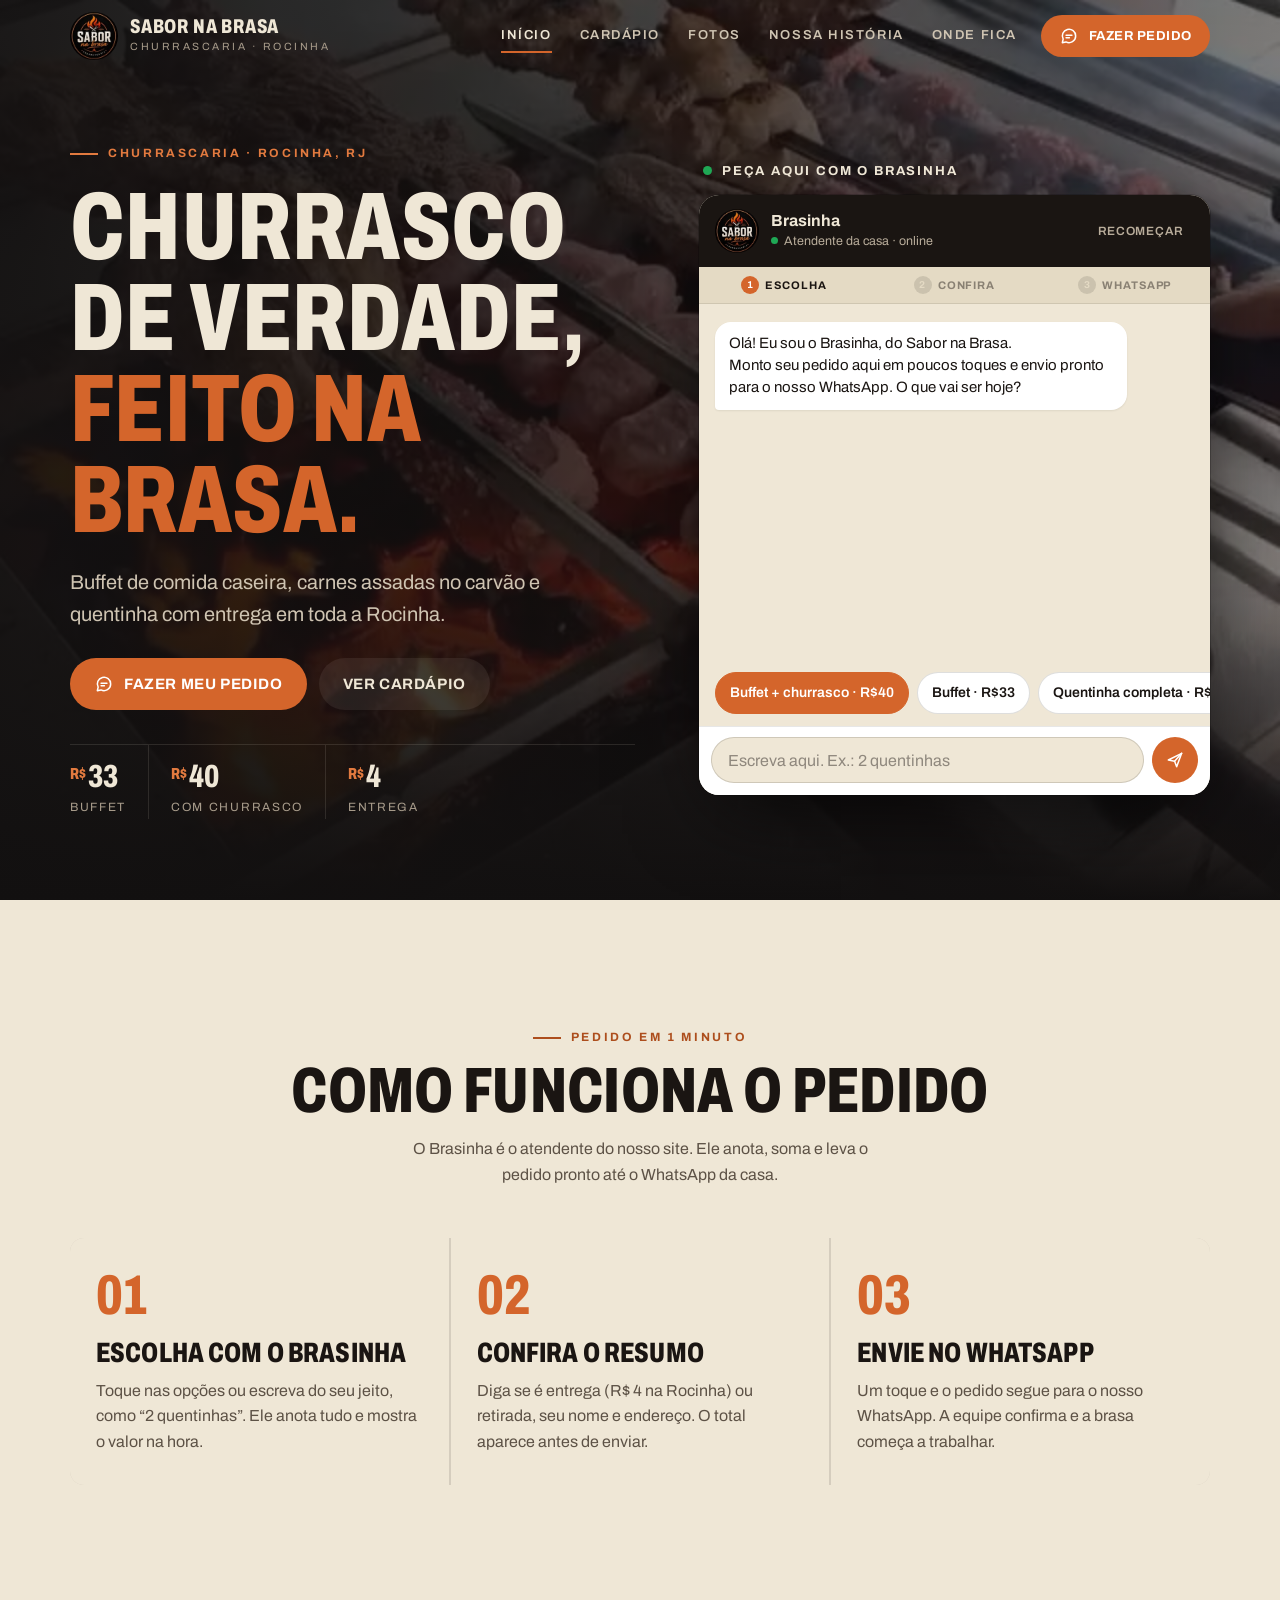
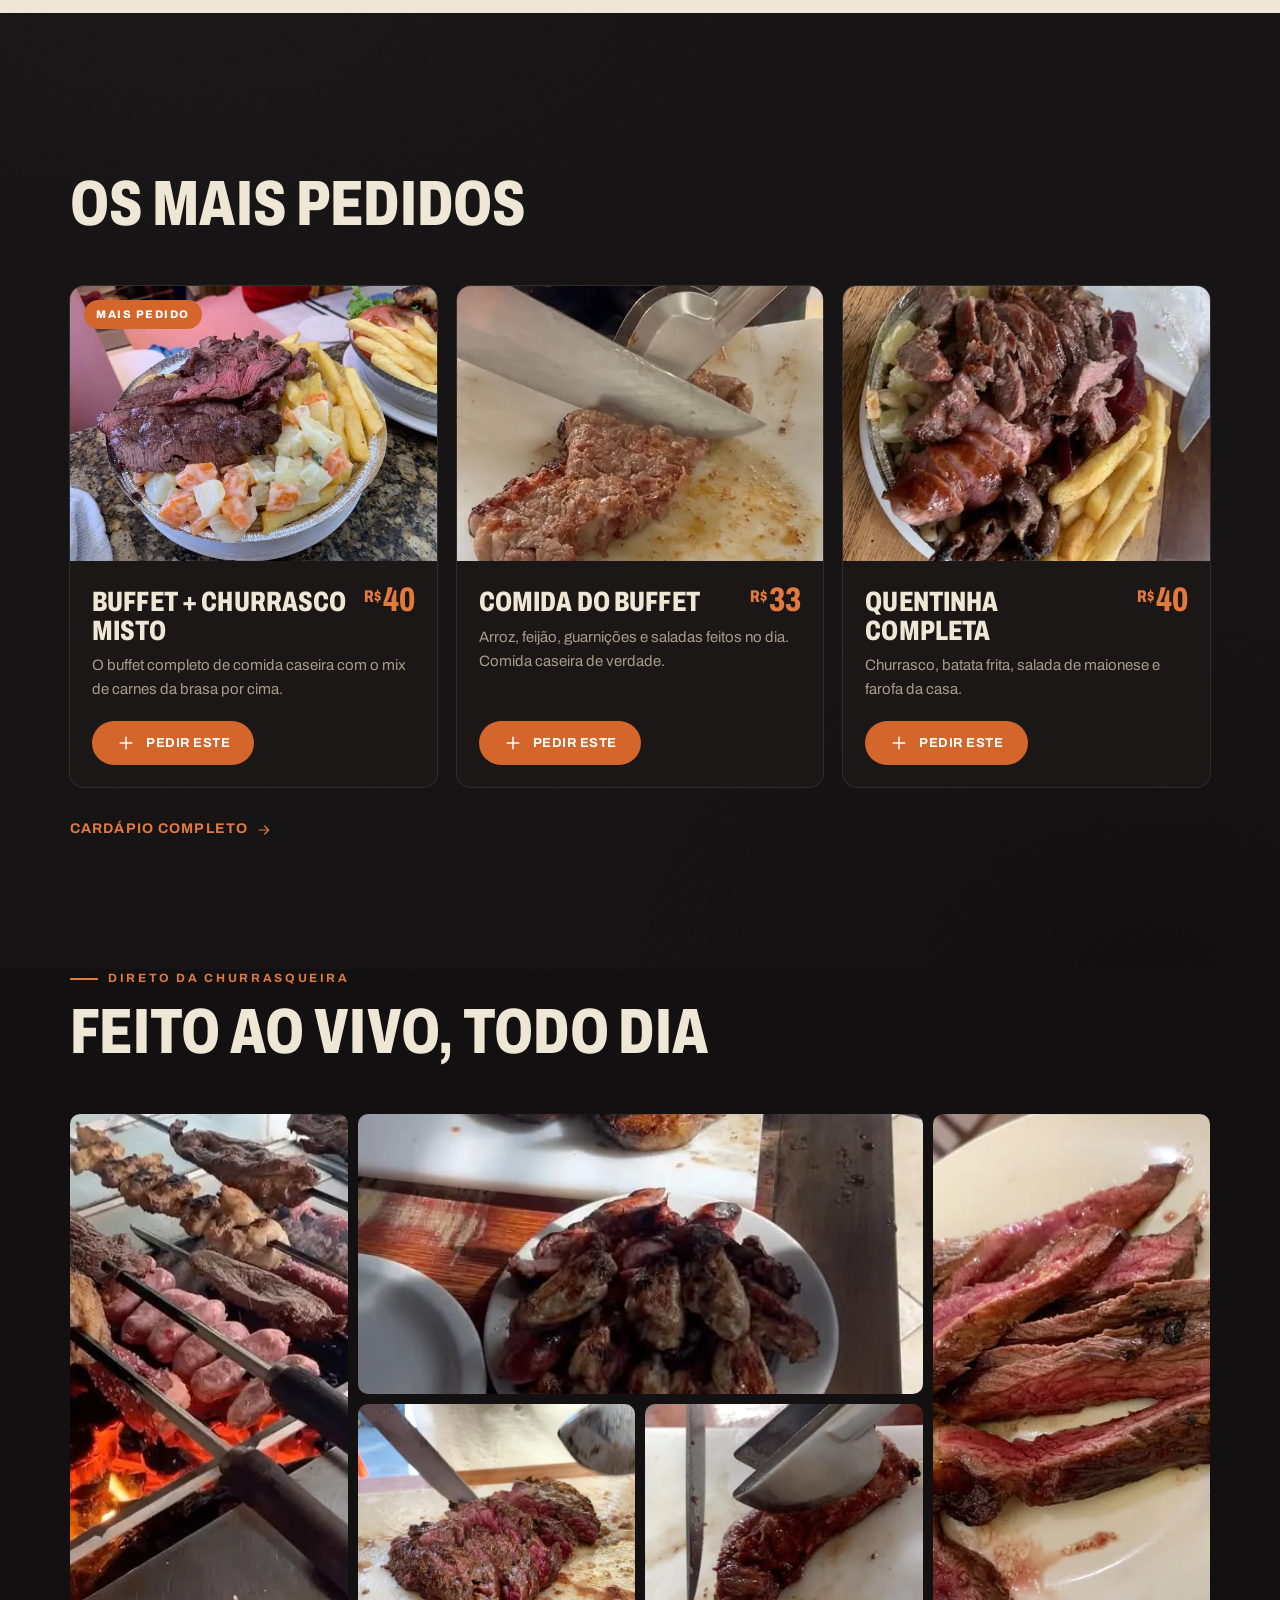
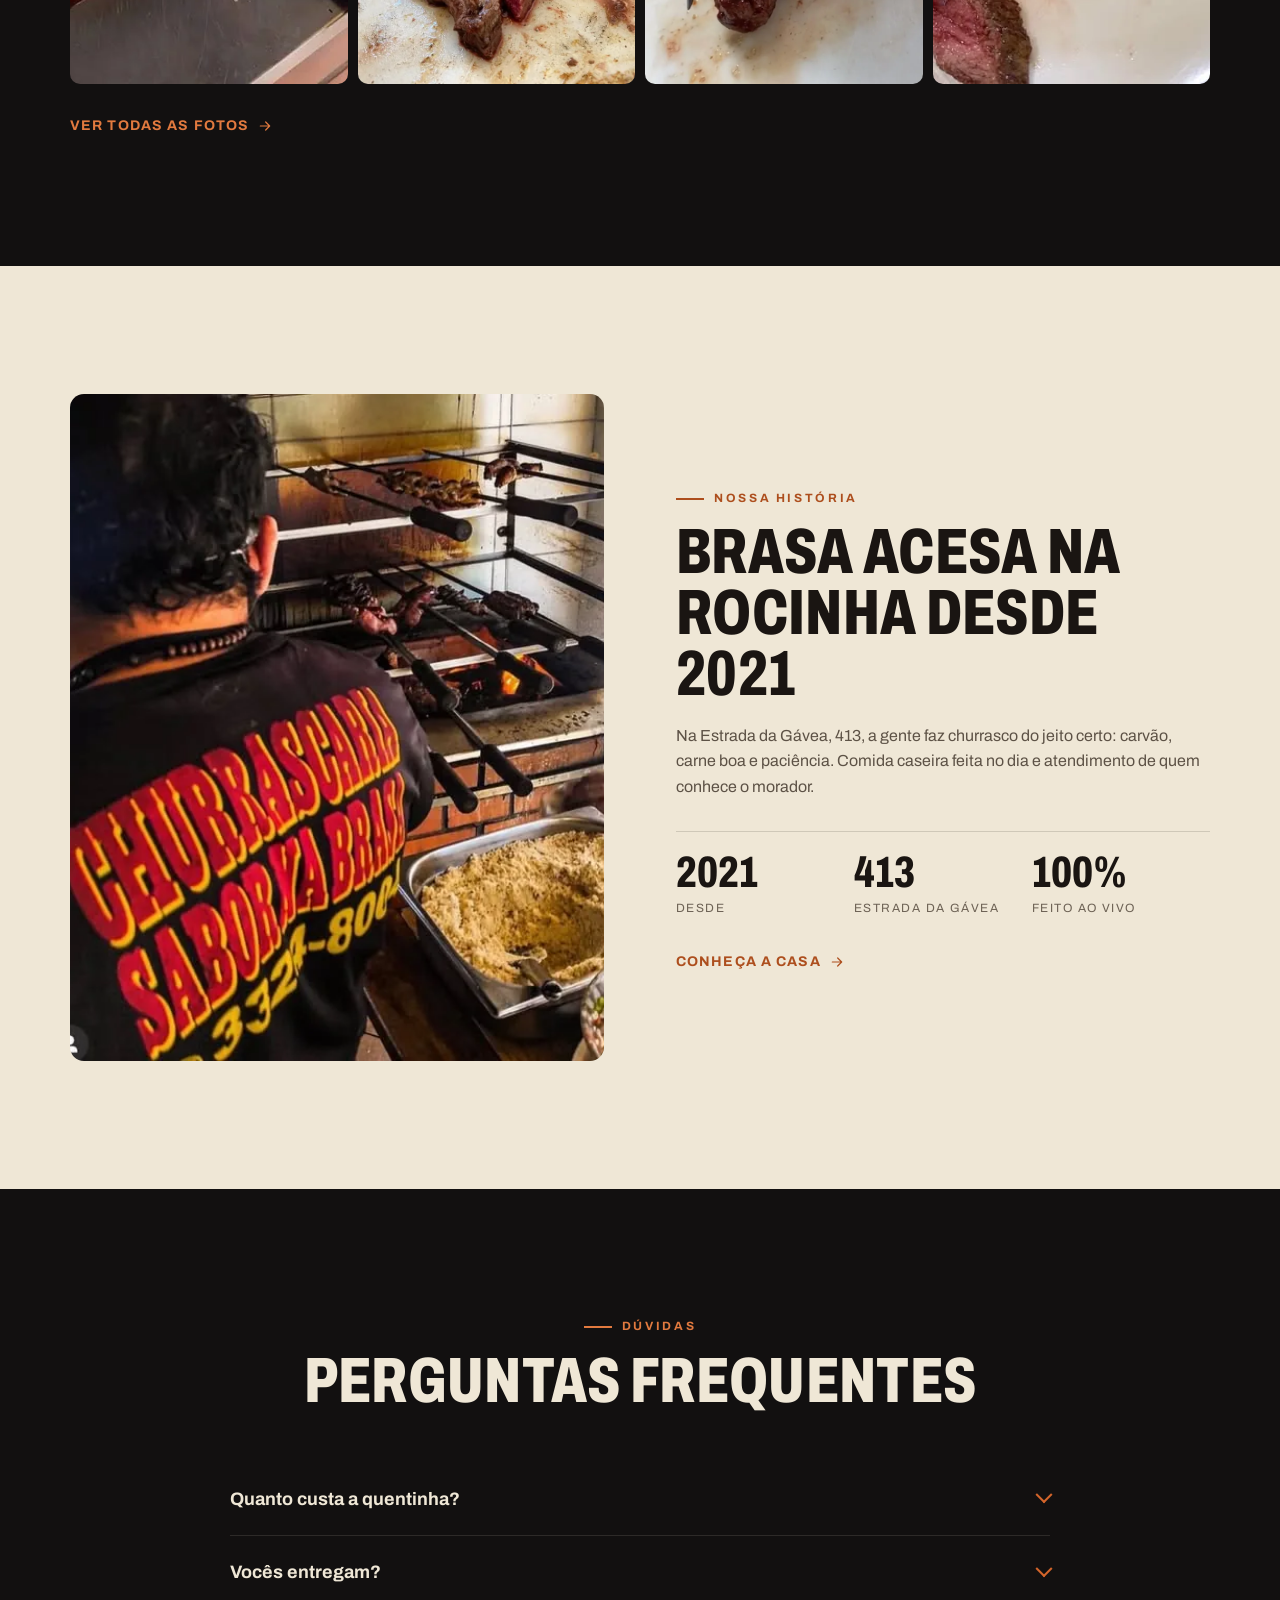
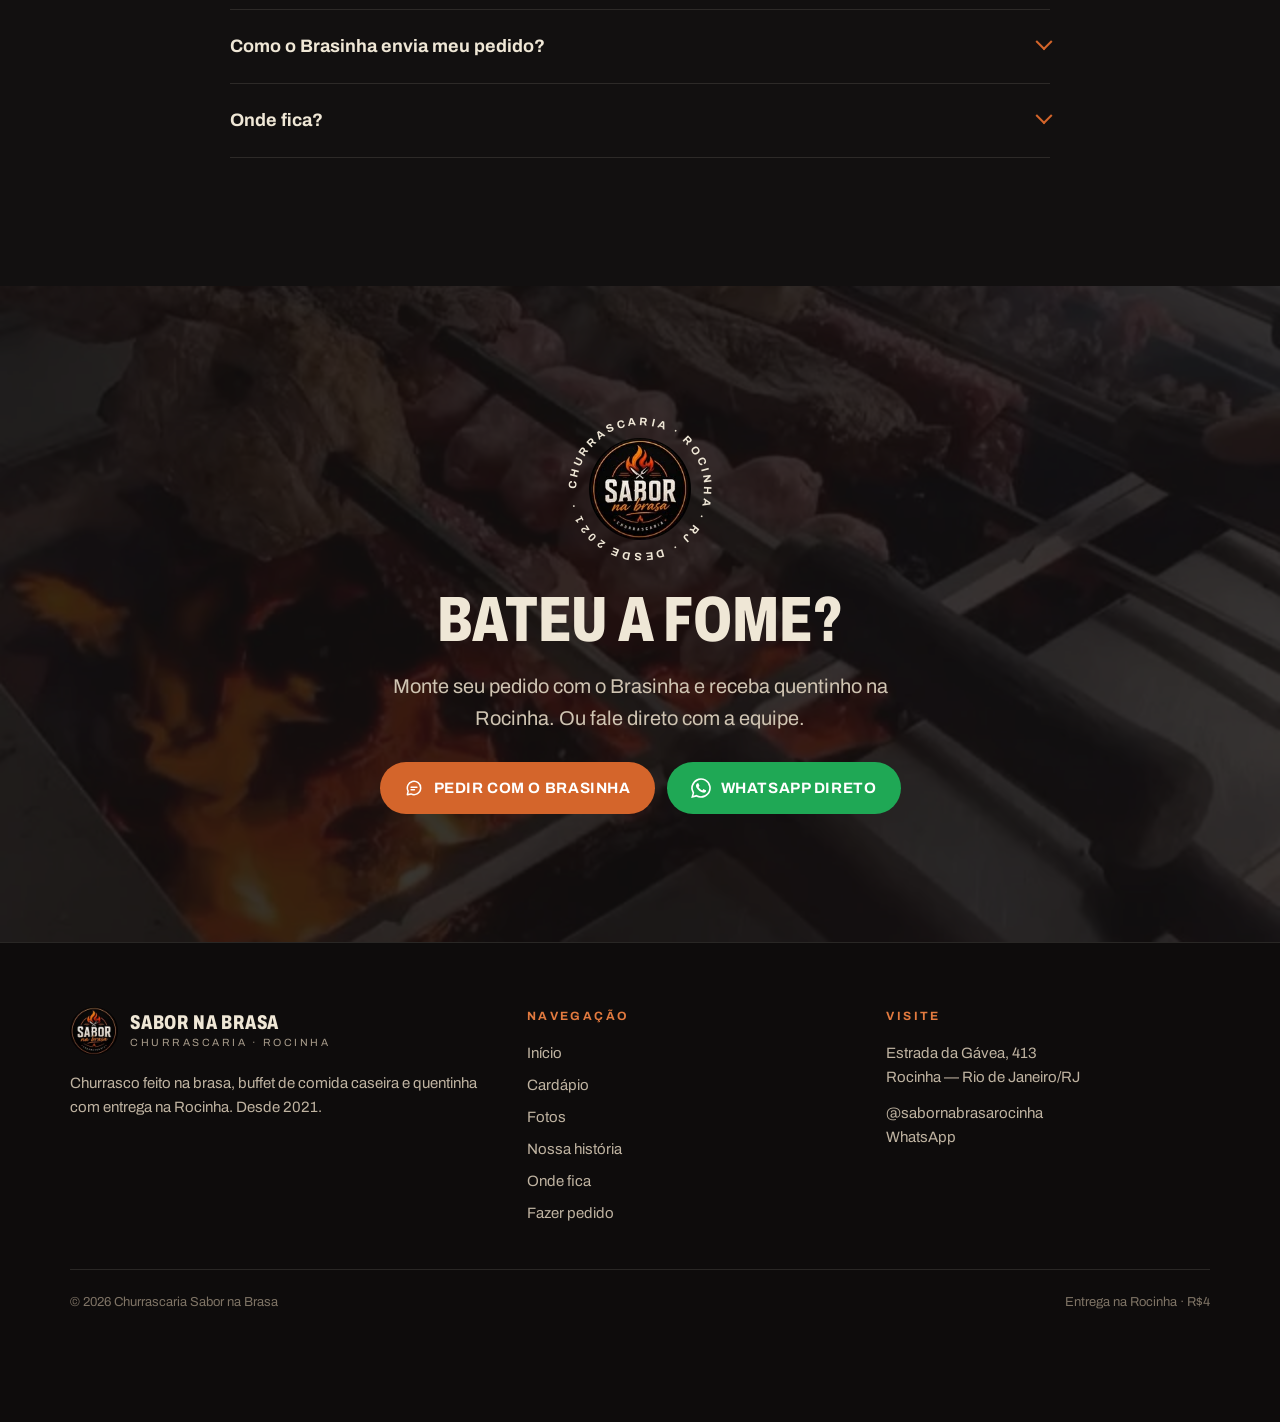
<file: index.html>
<!doctype html>
<html lang="pt-BR" class="no-js">
<head>
<meta charset="utf-8">
<meta name="viewport" content="width=device-width, initial-scale=1, viewport-fit=cover">
<title>Sabor na Brasa | Churrascaria na Rocinha — Buffet, Quentinha e Entrega</title>
<meta name="description" content="Churrascaria Sabor na Brasa na Rocinha (RJ). Churrasco feito na brasa, buffet de comida caseira a R$33, buffet com churrasco a R$40 e entrega na Rocinha por R$4. Peça pelo site e envie no WhatsApp.">
<link rel="canonical" href="https://sabornabrasarocinha.com.br/">
<meta name="theme-color" content="#121010">
<meta property="og:type" content="website"><meta property="og:locale" content="pt_BR">
<meta property="og:title" content="Sabor na Brasa | Churrascaria na Rocinha — Buffet, Quentinha e Entrega">
<meta property="og:description" content="Churrascaria Sabor na Brasa na Rocinha (RJ). Churrasco feito na brasa, buffet de comida caseira a R$33, buffet com churrasco a R$40 e entrega na Rocinha por R$4. Peça pelo site e envie no WhatsApp.">
<meta property="og:image" content="https://sabornabrasarocinha.com.br/img/aovivo.jpg">
<link rel="icon" type="image/png" href="img/logo-128.png">
<link rel="apple-touch-icon" href="img/logo-256.png">
<link rel="preconnect" href="https://fonts.googleapis.com"><link rel="preconnect" href="https://fonts.gstatic.com" crossorigin>
<link href="https://fonts.googleapis.com/css2?family=Archivo:wdth,wght@62..125,400..900&display=swap" rel="stylesheet">
<link rel="stylesheet" href="style.css">
<script type="application/ld+json">
{"@context":"https://schema.org","@type":"Restaurant","name":"Churrascaria Sabor na Brasa","image":"https://sabornabrasarocinha.com.br/img/aovivo.jpg","logo":"https://sabornabrasarocinha.com.br/img/logo-512.png",
"servesCuisine":["Churrasco","Comida caseira","Brasileira"],"priceRange":"R$ 33–40",
"address":{"@type":"PostalAddress","streetAddress":"Estrada da Gávea, 413","addressLocality":"Rocinha, Rio de Janeiro","addressRegion":"RJ","addressCountry":"BR"},
"areaServed":"Rocinha","hasMenu":"https://sabornabrasarocinha.com.br/cardapio.html","acceptsReservations":false,
"sameAs":["https://www.instagram.com/sabornabrasarocinha","https://wa.me/message/DRXH6UFHI6NGJ1"]}
</script>
<script type="application/ld+json">
{"@context":"https://schema.org","@type":"FAQPage","mainEntity":[
{"@type":"Question","name":"Quanto custa a comida no Sabor na Brasa?","acceptedAnswer":{"@type":"Answer","text":"Comida do buffet custa R$33. Comida do buffet com churrasco misto custa R$40."}},
{"@type":"Question","name":"Vocês entregam na Rocinha?","acceptedAnswer":{"@type":"Answer","text":"Sim. A entrega na Rocinha custa R$4. O pedido é feito pelo site com o Brasinha ou direto no WhatsApp."}},
{"@type":"Question","name":"Onde fica o Sabor na Brasa?","acceptedAnswer":{"@type":"Answer","text":"Na Estrada da Gávea, 413, na Rocinha, Rio de Janeiro."}},
{"@type":"Question","name":"Como faço meu pedido?","acceptedAnswer":{"@type":"Answer","text":"Escolha os pratos com o Brasinha, nosso atendente no site. Ele monta o resumo com o total e envia o pedido pronto para o nosso WhatsApp."}}]}
</script>
</head>
<body data-page="home">
<main>

<section class="hero" aria-label="Apresentação">
  <div class="bg"><img src="img/aovivo.jpg" srcset="img/aovivo-640.webp 640w, img/aovivo-1280.webp 1280w, img/aovivo-1920.webp 1920w" sizes="100vw" alt="Espetos de carne, linguiça e frango assando sobre o carvão na churrascaria Sabor na Brasa" fetchpriority="high"></div>
  <div class="wrap grid">
    <div>
      <span class="eyebrow rv">Churrascaria · Rocinha, RJ</span>
      <h1 class="rv" data-d=".05">Churrasco de verdade, <em>feito na brasa.</em></h1>
      <p class="lead rv" data-d=".1">Buffet de comida caseira, carnes assadas no carvão e quentinha com entrega em toda a Rocinha.</p>
      <div class="ctas rv" data-d=".15">
        <a class="btn" href="#brasinha" data-bot-open><i data-i="chat"></i>Fazer meu pedido</a>
        <a class="btn ghost" href="cardapio.html">Ver cardápio</a>
      </div>
      <div class="priceRow rv" data-d=".2">
        <div><b><small>R$</small>33</b><span>Buffet</span></div>
        <div><b><small>R$</small>40</b><span>Com churrasco</span></div>
        <div><b><small>R$</small>4</b><span>Entrega</span></div>
      </div>
    </div>
    <div class="botStage rv" data-d=".2" id="brasinha">
      <p class="tag"><i></i>Peça aqui com o Brasinha</p>
      <div data-bot></div>
    </div>
  </div>
</section>

<section class="sec cream" aria-labelledby="como">
  <div class="wrap">
    <div class="sec-head center">
      <span class="eyebrow rv">Pedido em 1 minuto</span>
      <h2 id="como" class="rv">Como funciona o pedido</h2>
      <p class="sub rv">O Brasinha é o atendente do nosso site. Ele anota, soma e leva o pedido pronto até o WhatsApp da casa.</p>
    </div>
    <div class="steps rv">
      <div class="step"><span class="n">01</span><h3>Escolha com o Brasinha</h3><p>Toque nas opções ou escreva do seu jeito, como “2 quentinhas”. Ele anota tudo e mostra o valor na hora.</p></div>
      <div class="step"><span class="n">02</span><h3>Confira o resumo</h3><p>Diga se é entrega (R$ 4 na Rocinha) ou retirada, seu nome e endereço. O total aparece antes de enviar.</p></div>
      <div class="step"><span class="n">03</span><h3>Envie no WhatsApp</h3><p>Um toque e o pedido segue para o nosso WhatsApp. A equipe confirma e a brasa começa a trabalhar.</p></div>
    </div>
  </div>
</section>

<section class="sec tex" aria-labelledby="pratos">
  <div class="wrap">
    <div class="sec-head">
      <span class="eyebrow rv">Almoço todos os dias</span>
      <h2 id="pratos" class="rv">Os mais pedidos</h2>
    </div>
    <div class="dishes">
      <article class="dish rv"><figure><img src="img/quentinha.jpg" srcset="img/quentinha-640.webp 640w, img/quentinha-1280.webp 1280w, img/quentinha-1920.webp 1920w" sizes="(min-width:720px) 33vw, 100vw" alt="Quentinha com fraldinha fatiada, batata frita e salada de maionese" loading="lazy" decoding="async"><span class="flag">Mais pedido</span></figure>
        <div class="body"><div class="row"><h3>Buffet + churrasco misto</h3><span class="price"><small>R$</small>40</span></div><p>O buffet completo de comida caseira com o mix de carnes da brasa por cima.</p><button class="btn" data-add="Buffet + churrasco misto"><i data-i="plus"></i>Pedir este</button></div></article>
      <article class="dish rv" data-d=".08"><figure><img src="img/buffet.jpg" srcset="img/buffet-640.webp 640w, img/buffet-1280.webp 1280w, img/buffet-1920.webp 1920w" sizes="(min-width:720px) 33vw, 100vw" alt="Carne assada sendo fatiada na tábua" loading="lazy" decoding="async"></figure>
        <div class="body"><div class="row"><h3>Comida do buffet</h3><span class="price"><small>R$</small>33</span></div><p>Arroz, feijão, guarnições e saladas feitos no dia. Comida caseira de verdade.</p><button class="btn" data-add="Comida do buffet"><i data-i="plus"></i>Pedir este</button></div></article>
      <article class="dish rv" data-d=".16"><figure><img src="img/tudo.jpg" srcset="img/tudo-640.webp 640w, img/tudo-1280.webp 1280w, img/tudo-1920.webp 1920w" sizes="(min-width:720px) 33vw, 100vw" alt="Quentinha completa com linguiça, carnes, batata frita e maionese" loading="lazy" decoding="async"></figure>
        <div class="body"><div class="row"><h3>Quentinha completa</h3><span class="price"><small>R$</small>40</span></div><p>Churrasco, batata frita, salada de maionese e farofa da casa.</p><button class="btn" data-add="Quentinha completa"><i data-i="plus"></i>Pedir este</button></div></article>
    </div>
    <p style="margin-top:28px"><a class="link" href="cardapio.html">Cardápio completo <i data-i="arrow"></i></a></p>
  </div>
</section>

<section class="sec" aria-labelledby="galeria" style="padding-top:0">
  <div class="wrap">
    <div class="sec-head">
      <span class="eyebrow rv">Direto da churrasqueira</span>
      <h2 id="galeria" class="rv">Feito ao vivo, todo dia</h2>
    </div>
    <div class="gallery rv">
      <figure class="tall"><img src="img/equipe.jpg" srcset="img/equipe-640.webp 640w, img/equipe-1280.webp 1280w, img/equipe-1920.webp 1920w" sizes="(min-width:800px) 25vw, 50vw" alt="Espetos de carne, frango e linguiça sobre o carvão" loading="lazy" decoding="async"><figcaption>Tudo assado no carvão, na hora.</figcaption></figure>
      <figure class="wide"><img src="img/cortes.jpg" srcset="img/cortes-640.webp 640w, img/cortes-1280.webp 1280w, img/cortes-1920.webp 1920w" sizes="(min-width:800px) 50vw, 100vw" alt="Carnes e linguiça na tábua com prato de frango assado" loading="lazy" decoding="async"><figcaption>Carnes selecionadas, assadas no carvão.</figcaption></figure>
      <figure class="tall"><img src="img/top.jpg" srcset="img/top-640.webp 640w, img/top-1280.webp 1280w, img/top-1920.webp 1920w" sizes="(min-width:800px) 25vw, 50vw" alt="Fatias de fraldinha ao ponto em prato branco" loading="lazy" decoding="async"><figcaption>Fraldinha no ponto.</figcaption></figure>
      <figure><img src="img/nivela.jpg" srcset="img/nivela-640.webp 640w, img/nivela-1280.webp 1280w, img/nivela-1920.webp 1920w" sizes="(min-width:800px) 25vw, 50vw" alt="Carne sendo fatiada na tábua" loading="lazy" decoding="async"><figcaption>Cortada na hora.</figcaption></figure>
      <figure><img src="img/camlenta.jpg" srcset="img/camlenta-640.webp 640w, img/camlenta-1280.webp 1280w, img/camlenta-1920.webp 1920w" sizes="(min-width:800px) 25vw, 50vw" alt="Faca cortando carne macia" loading="lazy" decoding="async"><figcaption>Macia de verdade.</figcaption></figure>
    </div>
    <p style="margin-top:28px"><a class="link" href="fotos.html">Ver todas as fotos <i data-i="arrow"></i></a></p>
  </div>
</section>

<section class="sec cream" aria-labelledby="historia">
  <div class="wrap split2">
    <figure class="rv"><img src="img/dump.jpg" srcset="img/dump-640.webp 640w, img/dump-1280.webp 1280w, img/dump-1920.webp 1920w" sizes="(min-width:900px) 50vw, 100vw" alt="Churrasqueiro com a camisa da Churrascaria Sabor na Brasa em frente à churrasqueira" loading="lazy" decoding="async"></figure>
    <div>
      <span class="eyebrow rv">Nossa história</span>
      <h2 id="historia" class="rv" style="margin:14px 0 18px">Brasa acesa na Rocinha desde 2021</h2>
      <p class="rv">Na Estrada da Gávea, 413, a gente faz churrasco do jeito certo: carvão, carne boa e paciência. Comida caseira feita no dia e atendimento de quem conhece o morador.</p>
      <div class="facts rv"><div><b>2021</b><span>Desde</span></div><div><b>413</b><span>Estrada da Gávea</span></div><div><b>100%</b><span>Feito ao vivo</span></div></div>
      <p style="margin-top:28px" class="rv"><a class="link" href="sobre.html" style="color:var(--copper-d)">Conheça a casa <i data-i="arrow"></i></a></p>
    </div>
  </div>
</section>

<section class="sec" aria-labelledby="duvidas">
  <div class="wrap">
    <div class="sec-head center"><span class="eyebrow rv">Dúvidas</span><h2 id="duvidas" class="rv">Perguntas frequentes</h2></div>
    <div class="faq rv">
      <details><summary>Quanto custa a quentinha?</summary><p>A comida do buffet custa R$ 33. O buffet com churrasco misto custa R$ 40. Itens da brasa avulsos têm o valor confirmado no WhatsApp.</p></details>
      <details><summary>Vocês entregam?</summary><p>Sim. Entregamos em toda a Rocinha por R$ 4. Monte o pedido com o Brasinha e envie pelo WhatsApp.</p></details>
      <details><summary>Como o Brasinha envia meu pedido?</summary><p>Ao final, o Brasinha mostra o resumo com o total. Ao tocar em “Enviar pelo WhatsApp”, o pedido segue para a conversa com a nossa equipe, que confirma o horário de entrega.</p></details>
      <details><summary>Onde fica?</summary><p>Estrada da Gávea, 413, Rocinha, Rio de Janeiro. <a href="contato.html">Ver no mapa</a>.</p></details>
    </div>
  </div>
</section>

<section class="final sec" aria-label="Fazer pedido">
  <div class="bg"><img src="img/aovivo.jpg" srcset="img/aovivo-640.webp 640w, img/aovivo-1280.webp 1280w, img/aovivo-1920.webp 1920w" sizes="100vw" alt="" loading="lazy" decoding="async"></div>
  <div class="wrap">
    <div class="seal rv"><img src="img/logo-256.webp" width="102" height="102" alt="Selo Sabor na Brasa"><svg viewBox="0 0 150 150" aria-hidden="true"><defs><path id="ring" d="M75 75m-64 0a64 64 0 1 1 128 0a64 64 0 1 1-128 0"/></defs><text><textPath href="#ring">Churrascaria · Rocinha · RJ · Desde 2021 ·</textPath></text></svg></div>
    <h2 class="rv">Bateu a fome?</h2>
    <p class="lead rv" style="text-align:center">Monte seu pedido com o Brasinha e receba quentinho na Rocinha. Ou fale direto com a equipe.</p>
    <div class="ctas rv"><a class="btn" href="pedido.html" data-bot-open><i data-i="chat"></i>Pedir com o Brasinha</a><a class="btn wa" href="https://wa.me/message/DRXH6UFHI6NGJ1" target="_blank" rel="noopener"><i data-i="wa"></i>WhatsApp direto</a></div>
  </div>
</section>

</main>

<script src="app.js" defer></script>
<script src="agente.js" defer></script>
</body>
</html>
</file>
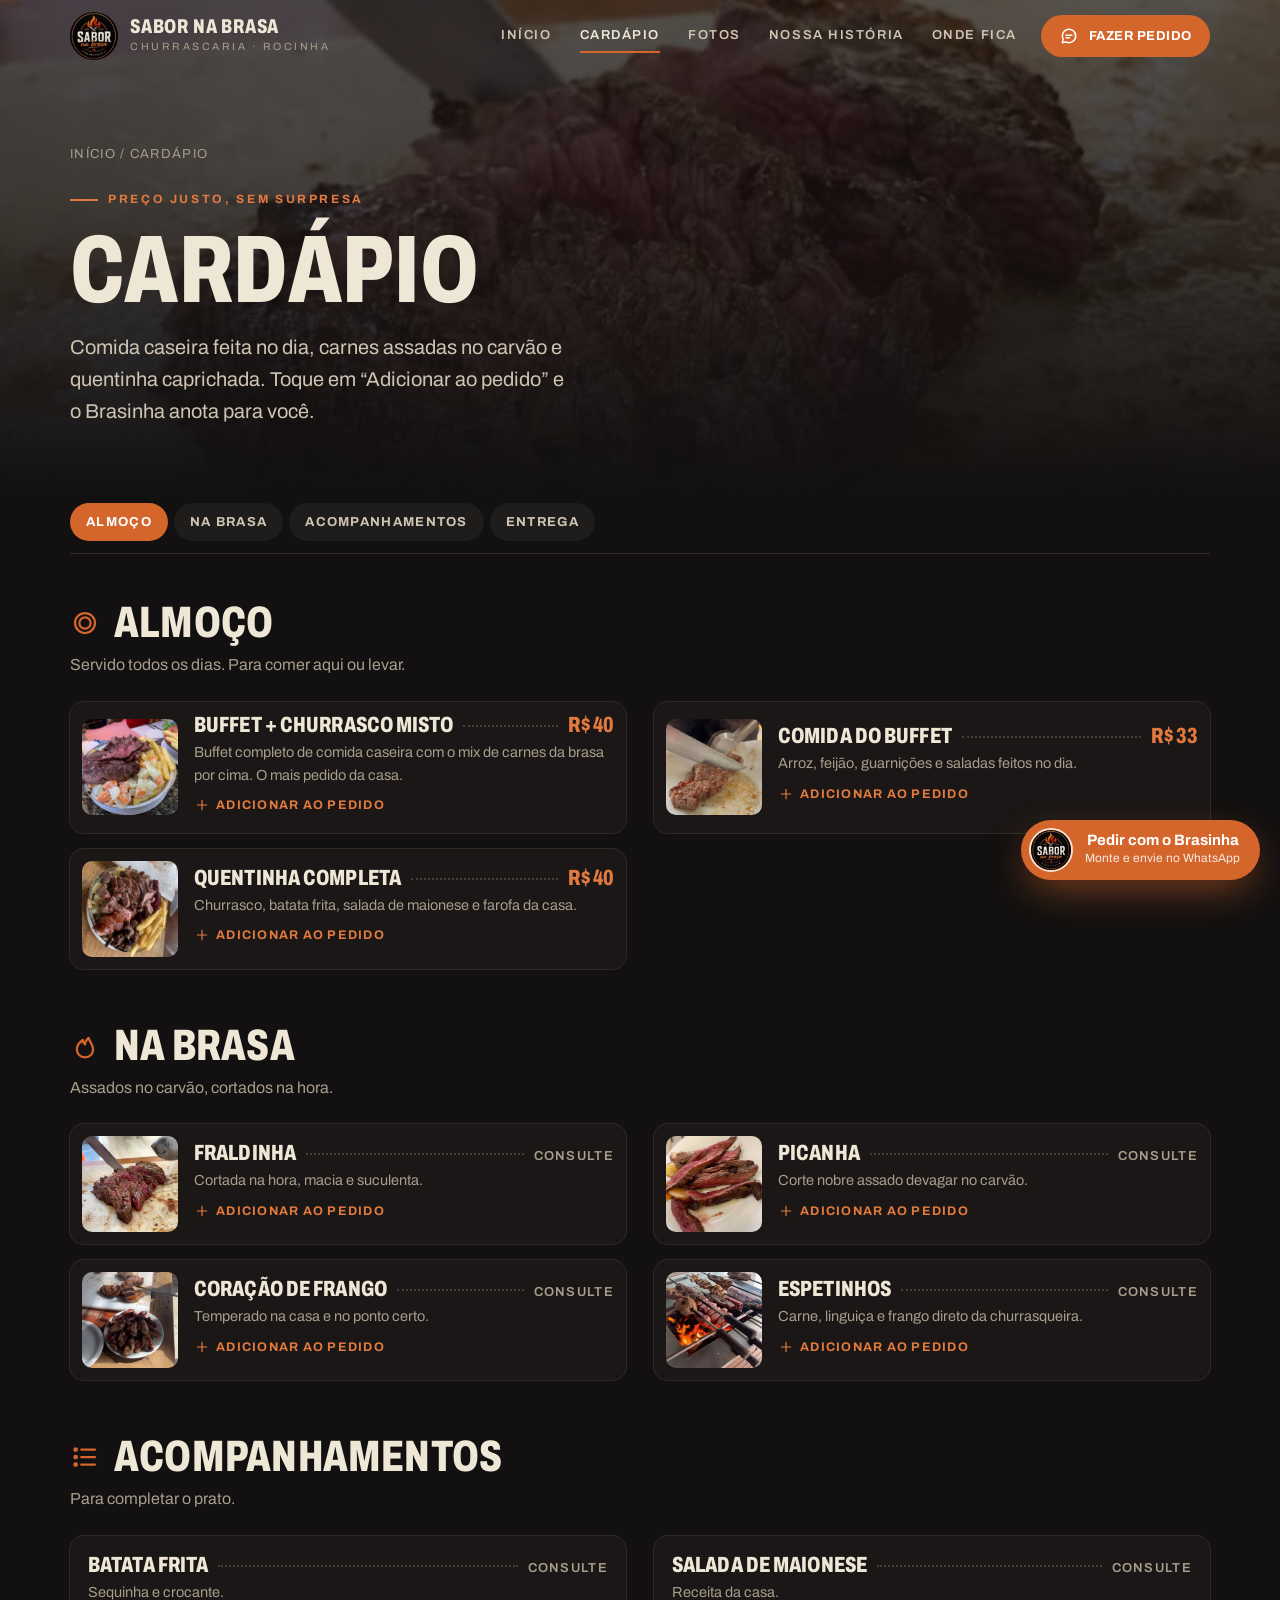
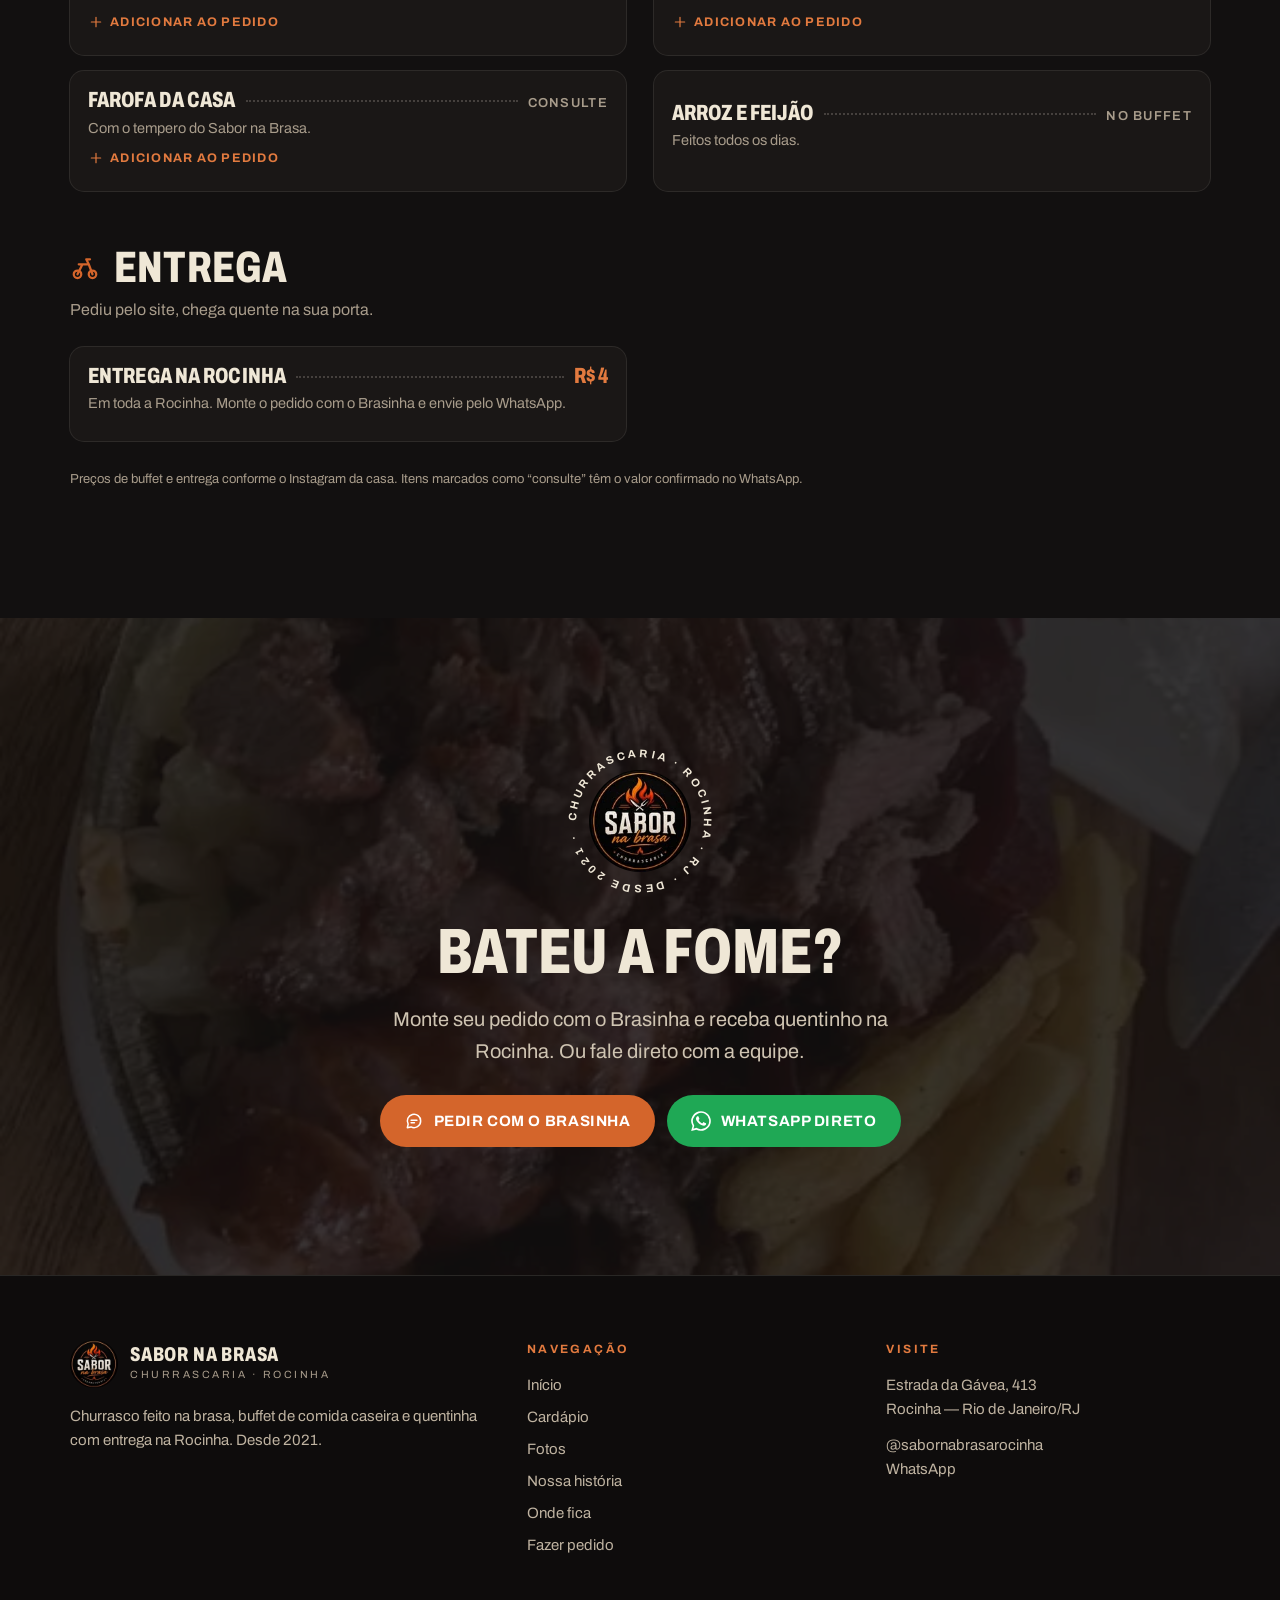
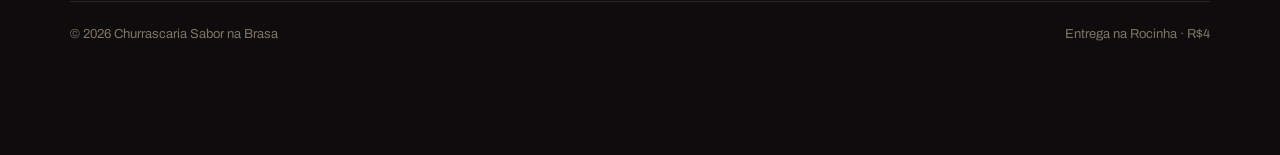
<file: cardapio.html>
<!doctype html>
<html lang="pt-BR" class="no-js">
<head>
<meta charset="utf-8">
<meta name="viewport" content="width=device-width, initial-scale=1, viewport-fit=cover">
<title>Cardápio e Preços | Sabor na Brasa — Churrasco na Rocinha</title>
<meta name="description" content="Cardápio do Sabor na Brasa na Rocinha: comida do buffet R$33, buffet com churrasco misto R$40, quentinha completa, picanha, fraldinha, coração e espetinhos na brasa. Entrega R$4.">
<link rel="canonical" href="https://sabornabrasarocinha.com.br/cardapio.html">
<meta name="theme-color" content="#121010">
<meta property="og:type" content="website"><meta property="og:locale" content="pt_BR">
<meta property="og:title" content="Cardápio e Preços | Sabor na Brasa — Churrasco na Rocinha">
<meta property="og:description" content="Cardápio do Sabor na Brasa na Rocinha: comida do buffet R$33, buffet com churrasco misto R$40, quentinha completa, picanha, fraldinha, coração e espetinhos na brasa. Entrega R$4.">
<meta property="og:image" content="https://sabornabrasarocinha.com.br/img/quentinha.jpg">
<link rel="icon" type="image/png" href="img/logo-128.png">
<link rel="apple-touch-icon" href="img/logo-256.png">
<link rel="preconnect" href="https://fonts.googleapis.com"><link rel="preconnect" href="https://fonts.gstatic.com" crossorigin>
<link href="https://fonts.googleapis.com/css2?family=Archivo:wdth,wght@62..125,400..900&display=swap" rel="stylesheet">
<link rel="stylesheet" href="style.css">
<script type="application/ld+json">{"@context":"https://schema.org","@type":"BreadcrumbList","itemListElement":[{"@type":"ListItem","position":1,"name":"Início","item":"https://sabornabrasarocinha.com.br/"},{"@type":"ListItem","position":2,"name":"Cardápio e Preços","item":"https://sabornabrasarocinha.com.br/cardapio.html"}]}</script>
<script type="application/ld+json">{"@context":"https://schema.org","@type":"Menu","name":"Cardápio Sabor na Brasa","hasMenuSection":[{"@type":"MenuSection","name":"Almoço","hasMenuItem":[{"@type":"MenuItem","name":"Comida do buffet","offers":{"@type":"Offer","price":"33","priceCurrency":"BRL"}},{"@type":"MenuItem","name":"Buffet + churrasco misto","offers":{"@type":"Offer","price":"40","priceCurrency":"BRL"}},{"@type":"MenuItem","name":"Quentinha completa","offers":{"@type":"Offer","price":"40","priceCurrency":"BRL"}}]}]}</script>
</head>
<body data-page="cardapio">
<main>
<header class="phead tex">
  <div class="bg"><img src="img/nivela.jpg" srcset="img/nivela-640.webp 640w, img/nivela-1280.webp 1280w, img/nivela-1920.webp 1920w" sizes="100vw" alt="" fetchpriority="high"></div>
  <div class="wrap">
    <p class="crumbs"><a href="index.html">Início</a> / Cardápio</p>
    <span class="eyebrow">Preço justo, sem surpresa</span>
    <h1>Cardápio</h1>
    <p class="lead">Comida caseira feita no dia, carnes assadas no carvão e quentinha caprichada. Toque em “Adicionar ao pedido” e o Brasinha anota para você.</p>
  </div>
</header>
<section class="sec" style="padding-top:0">
  <div class="wrap">
    <nav class="menuNav" aria-label="Seções do cardápio"><a href="#almoco" class="on">Almoço</a><a href="#brasa">Na brasa</a><a href="#acomp">Acompanhamentos</a><a href="#entrega">Entrega</a></nav>
    <div class="board">
      <div class="mgroup" id="almoco"><h2><i data-i="plate"></i>Almoço</h2><p>Servido todos os dias. Para comer aqui ou levar.</p><div class="items">
        <article class="item rv"><img src="img/quentinha.jpg" srcset="img/quentinha-640.webp 640w, img/quentinha-1280.webp 1280w, img/quentinha-1920.webp 1920w" sizes="96px" alt="Buffet + churrasco misto — Sabor na Brasa, Rocinha" loading="lazy" decoding="async"><div><h3>Buffet + churrasco misto<span class="dots"></span><em>R$ 40</em></h3><p>Buffet completo de comida caseira com o mix de carnes da brasa por cima. O mais pedido da casa.</p><button class="add" data-add="Buffet + churrasco misto"><i data-i="plus"></i>Adicionar ao pedido</button></div></article>
        <article class="item rv"><img src="img/buffet.jpg" srcset="img/buffet-640.webp 640w, img/buffet-1280.webp 1280w, img/buffet-1920.webp 1920w" sizes="96px" alt="Comida do buffet — Sabor na Brasa, Rocinha" loading="lazy" decoding="async"><div><h3>Comida do buffet<span class="dots"></span><em>R$ 33</em></h3><p>Arroz, feijão, guarnições e saladas feitos no dia.</p><button class="add" data-add="Comida do buffet"><i data-i="plus"></i>Adicionar ao pedido</button></div></article>
        <article class="item rv"><img src="img/tudo.jpg" srcset="img/tudo-640.webp 640w, img/tudo-1280.webp 1280w, img/tudo-1920.webp 1920w" sizes="96px" alt="Quentinha completa — Sabor na Brasa, Rocinha" loading="lazy" decoding="async"><div><h3>Quentinha completa<span class="dots"></span><em>R$ 40</em></h3><p>Churrasco, batata frita, salada de maionese e farofa da casa.</p><button class="add" data-add="Quentinha completa"><i data-i="plus"></i>Adicionar ao pedido</button></div></article>
      </div></div>
      <div class="mgroup" id="brasa"><h2><i data-i="flame"></i>Na brasa</h2><p>Assados no carvão, cortados na hora.</p><div class="items">
        <article class="item rv"><img src="img/nivela.jpg" srcset="img/nivela-640.webp 640w, img/nivela-1280.webp 1280w, img/nivela-1920.webp 1920w" sizes="96px" alt="Fraldinha — Sabor na Brasa, Rocinha" loading="lazy" decoding="async"><div><h3>Fraldinha<span class="dots"></span><em class="c">consulte</em></h3><p>Cortada na hora, macia e suculenta.</p><button class="add" data-add="Fraldinha"><i data-i="plus"></i>Adicionar ao pedido</button></div></article>
        <article class="item rv"><img src="img/top.jpg" srcset="img/top-640.webp 640w, img/top-1280.webp 1280w, img/top-1920.webp 1920w" sizes="96px" alt="Picanha — Sabor na Brasa, Rocinha" loading="lazy" decoding="async"><div><h3>Picanha<span class="dots"></span><em class="c">consulte</em></h3><p>Corte nobre assado devagar no carvão.</p><button class="add" data-add="Picanha"><i data-i="plus"></i>Adicionar ao pedido</button></div></article>
        <article class="item rv"><img src="img/cortes.jpg" srcset="img/cortes-640.webp 640w, img/cortes-1280.webp 1280w, img/cortes-1920.webp 1920w" sizes="96px" alt="Coração de frango — Sabor na Brasa, Rocinha" loading="lazy" decoding="async"><div><h3>Coração de frango<span class="dots"></span><em class="c">consulte</em></h3><p>Temperado na casa e no ponto certo.</p><button class="add" data-add="Coração de frango"><i data-i="plus"></i>Adicionar ao pedido</button></div></article>
        <article class="item rv"><img src="img/aovivo.jpg" srcset="img/aovivo-640.webp 640w, img/aovivo-1280.webp 1280w, img/aovivo-1920.webp 1920w" sizes="96px" alt="Espetinhos — Sabor na Brasa, Rocinha" loading="lazy" decoding="async"><div><h3>Espetinhos<span class="dots"></span><em class="c">consulte</em></h3><p>Carne, linguiça e frango direto da churrasqueira.</p><button class="add" data-add="Espetinhos"><i data-i="plus"></i>Adicionar ao pedido</button></div></article>
      </div></div>
      <div class="mgroup" id="acomp"><h2><i data-i="list"></i>Acompanhamentos</h2><p>Para completar o prato.</p><div class="items">
        <article class="item noimg rv"><div><h3>Batata frita<span class="dots"></span><em class="c">consulte</em></h3><p>Sequinha e crocante.</p><button class="add" data-add="Batata frita"><i data-i="plus"></i>Adicionar ao pedido</button></div></article>
        <article class="item noimg rv"><div><h3>Salada de maionese<span class="dots"></span><em class="c">consulte</em></h3><p>Receita da casa.</p><button class="add" data-add="Salada de maionese"><i data-i="plus"></i>Adicionar ao pedido</button></div></article>
        <article class="item noimg rv"><div><h3>Farofa da casa<span class="dots"></span><em class="c">consulte</em></h3><p>Com o tempero do Sabor na Brasa.</p><button class="add" data-add="Farofa da casa"><i data-i="plus"></i>Adicionar ao pedido</button></div></article>
        <article class="item noimg rv"><div><h3>Arroz e feijão<span class="dots"></span><em class="c">no buffet</em></h3><p>Feitos todos os dias.</p></div></article>
      </div></div>
      <div class="mgroup" id="entrega"><h2><i data-i="bike"></i>Entrega</h2><p>Pediu pelo site, chega quente na sua porta.</p><div class="items">
        <article class="item noimg rv"><div><h3>Entrega na Rocinha<span class="dots"></span><em>R$ 4</em></h3><p>Em toda a Rocinha. Monte o pedido com o Brasinha e envie pelo WhatsApp.</p></div></article>
      </div></div>
    </div>
    <p class="note">Preços de buffet e entrega conforme o Instagram da casa. Itens marcados como “consulte” têm o valor confirmado no WhatsApp.</p>
  </div>
</section>

<section class="final sec" aria-label="Fazer pedido">
  <div class="bg"><img src="img/tudo.jpg" srcset="img/tudo-640.webp 640w, img/tudo-1280.webp 1280w, img/tudo-1920.webp 1920w" sizes="100vw" alt="" loading="lazy" decoding="async"></div>
  <div class="wrap">
    <div class="seal rv"><img src="img/logo-256.webp" width="102" height="102" alt="Selo Sabor na Brasa"><svg viewBox="0 0 150 150" aria-hidden="true"><defs><path id="ring" d="M75 75m-64 0a64 64 0 1 1 128 0a64 64 0 1 1-128 0"/></defs><text><textPath href="#ring">Churrascaria · Rocinha · RJ · Desde 2021 ·</textPath></text></svg></div>
    <h2 class="rv">Bateu a fome?</h2>
    <p class="lead rv" style="text-align:center">Monte seu pedido com o Brasinha e receba quentinho na Rocinha. Ou fale direto com a equipe.</p>
    <div class="ctas rv"><a class="btn" href="pedido.html" data-bot-open><i data-i="chat"></i>Pedir com o Brasinha</a><a class="btn wa" href="https://wa.me/message/DRXH6UFHI6NGJ1" target="_blank" rel="noopener"><i data-i="wa"></i>WhatsApp direto</a></div>
  </div>
</section>

</main>

<script src="app.js" defer></script>
<script src="agente.js" defer></script>
</body>
</html>
</file>
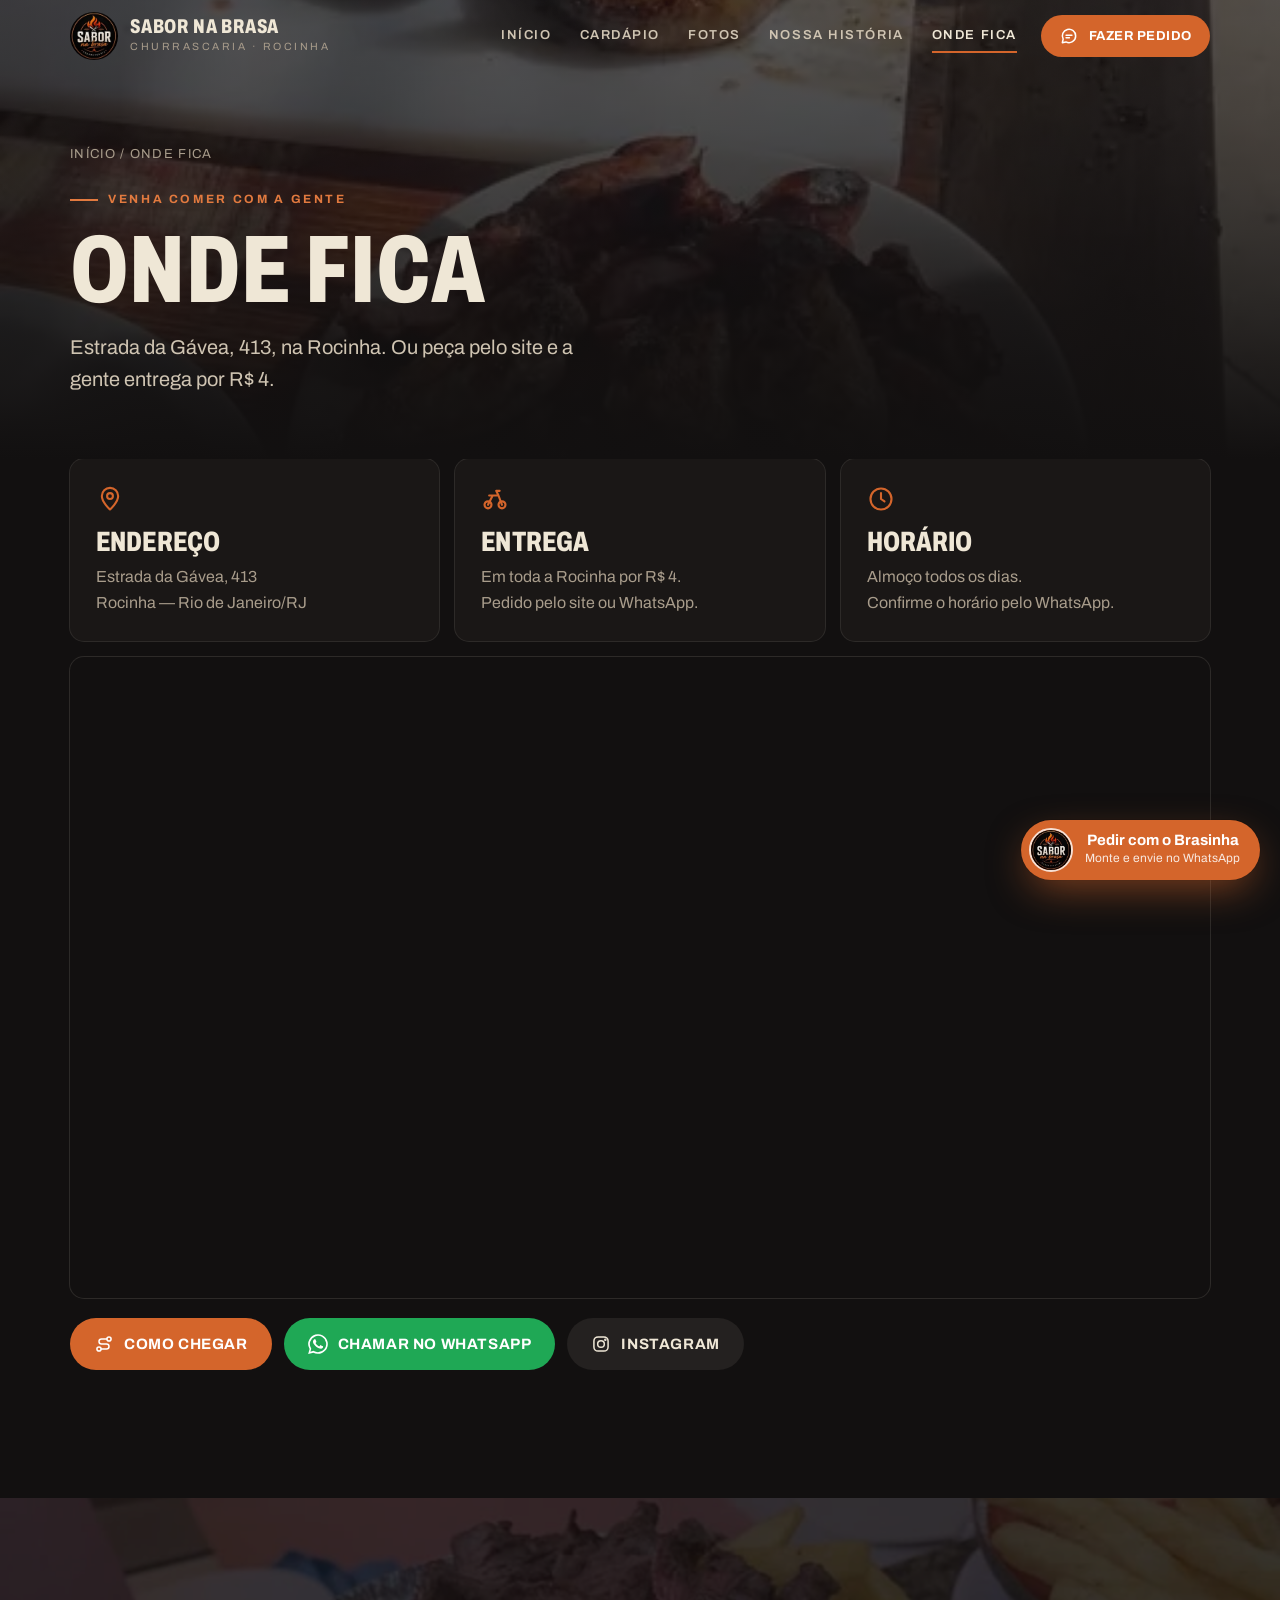
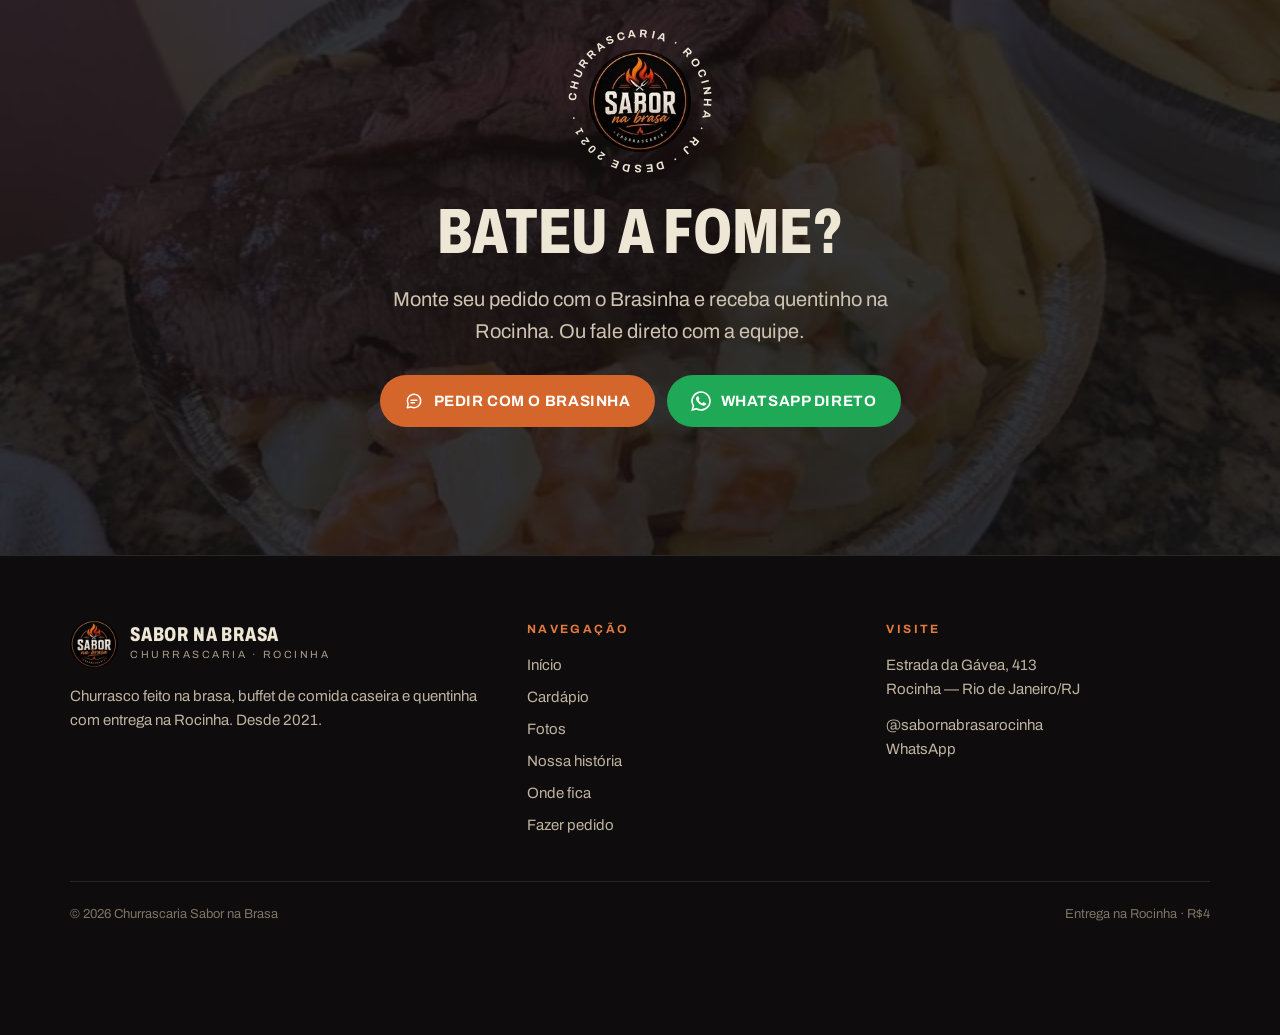
<file: contato.html>
<!doctype html>
<html lang="pt-BR" class="no-js">
<head>
<meta charset="utf-8">
<meta name="viewport" content="width=device-width, initial-scale=1, viewport-fit=cover">
<title>Onde Fica | Sabor na Brasa — Estrada da Gávea, 413, Rocinha</title>
<meta name="description" content="Endereço da Churrascaria Sabor na Brasa: Estrada da Gávea, 413, Rocinha, Rio de Janeiro. Entrega em toda a Rocinha por R$4.">
<link rel="canonical" href="https://sabornabrasarocinha.com.br/contato.html">
<meta name="theme-color" content="#121010">
<meta property="og:type" content="website"><meta property="og:locale" content="pt_BR">
<meta property="og:title" content="Onde Fica | Sabor na Brasa — Estrada da Gávea, 413, Rocinha">
<meta property="og:description" content="Endereço da Churrascaria Sabor na Brasa: Estrada da Gávea, 413, Rocinha, Rio de Janeiro. Entrega em toda a Rocinha por R$4.">
<meta property="og:image" content="https://sabornabrasarocinha.com.br/img/cortes.jpg">
<link rel="icon" type="image/png" href="img/logo-128.png">
<link rel="apple-touch-icon" href="img/logo-256.png">
<link rel="preconnect" href="https://fonts.googleapis.com"><link rel="preconnect" href="https://fonts.gstatic.com" crossorigin>
<link href="https://fonts.googleapis.com/css2?family=Archivo:wdth,wght@62..125,400..900&display=swap" rel="stylesheet">
<link rel="stylesheet" href="style.css">
<script type="application/ld+json">{"@context":"https://schema.org","@type":"BreadcrumbList","itemListElement":[{"@type":"ListItem","position":1,"name":"Início","item":"https://sabornabrasarocinha.com.br/"},{"@type":"ListItem","position":2,"name":"Onde fica","item":"https://sabornabrasarocinha.com.br/contato.html"}]}</script>
</head>
<body data-page="contato">
<main>
<header class="phead tex">
  <div class="bg"><img src="img/cortes.jpg" srcset="img/cortes-640.webp 640w, img/cortes-1280.webp 1280w, img/cortes-1920.webp 1920w" sizes="100vw" alt="" fetchpriority="high"></div>
  <div class="wrap">
    <p class="crumbs"><a href="index.html">Início</a> / Onde fica</p>
    <span class="eyebrow">Venha comer com a gente</span>
    <h1>Onde fica</h1>
    <p class="lead">Estrada da Gávea, 413, na Rocinha. Ou peça pelo site e a gente entrega por R$ 4.</p>
  </div>
</header>
<section class="sec" style="padding-top:0"><div class="wrap">
  <div class="cards">
    <div class="card rv"><i data-i="pin"></i><h3>Endereço</h3><p>Estrada da Gávea, 413<br>Rocinha — Rio de Janeiro/RJ</p></div>
    <div class="card rv" data-d=".08"><i data-i="bike"></i><h3>Entrega</h3><p>Em toda a Rocinha por R$ 4.<br>Pedido pelo site ou WhatsApp.</p></div>
    <div class="card rv" data-d=".16"><i data-i="clock"></i><h3>Horário</h3><p>Almoço todos os dias.<br>Confirme o horário pelo WhatsApp.</p></div>
  </div>
  <div class="map rv"><iframe title="Mapa: Estrada da Gávea 413, Rocinha" loading="lazy" referrerpolicy="no-referrer-when-downgrade" src="https://www.google.com/maps?q=Estrada+da+G%C3%A1vea+413+Rocinha+Rio+de+Janeiro&output=embed"></iframe></div>
  <div class="ctaRow rv">
    <a class="btn" href="https://www.google.com/maps/dir/?api=1&destination=Estrada+da+G%C3%A1vea+413+Rocinha+Rio+de+Janeiro" target="_blank" rel="noopener"><i data-i="route"></i>Como chegar</a>
    <a class="btn wa" href="https://wa.me/message/DRXH6UFHI6NGJ1" target="_blank" rel="noopener"><i data-i="wa"></i>Chamar no WhatsApp</a>
    <a class="btn ghost" href="https://www.instagram.com/sabornabrasarocinha" target="_blank" rel="noopener"><i data-i="insta"></i>Instagram</a>
  </div>
</div></section>

<section class="final sec" aria-label="Fazer pedido">
  <div class="bg"><img src="img/quentinha.jpg" srcset="img/quentinha-640.webp 640w, img/quentinha-1280.webp 1280w, img/quentinha-1920.webp 1920w" sizes="100vw" alt="" loading="lazy" decoding="async"></div>
  <div class="wrap">
    <div class="seal rv"><img src="img/logo-256.webp" width="102" height="102" alt="Selo Sabor na Brasa"><svg viewBox="0 0 150 150" aria-hidden="true"><defs><path id="ring" d="M75 75m-64 0a64 64 0 1 1 128 0a64 64 0 1 1-128 0"/></defs><text><textPath href="#ring">Churrascaria · Rocinha · RJ · Desde 2021 ·</textPath></text></svg></div>
    <h2 class="rv">Bateu a fome?</h2>
    <p class="lead rv" style="text-align:center">Monte seu pedido com o Brasinha e receba quentinho na Rocinha. Ou fale direto com a equipe.</p>
    <div class="ctas rv"><a class="btn" href="pedido.html" data-bot-open><i data-i="chat"></i>Pedir com o Brasinha</a><a class="btn wa" href="https://wa.me/message/DRXH6UFHI6NGJ1" target="_blank" rel="noopener"><i data-i="wa"></i>WhatsApp direto</a></div>
  </div>
</section>

</main>

<script src="app.js" defer></script>
<script src="agente.js" defer></script>
</body>
</html>
</file>
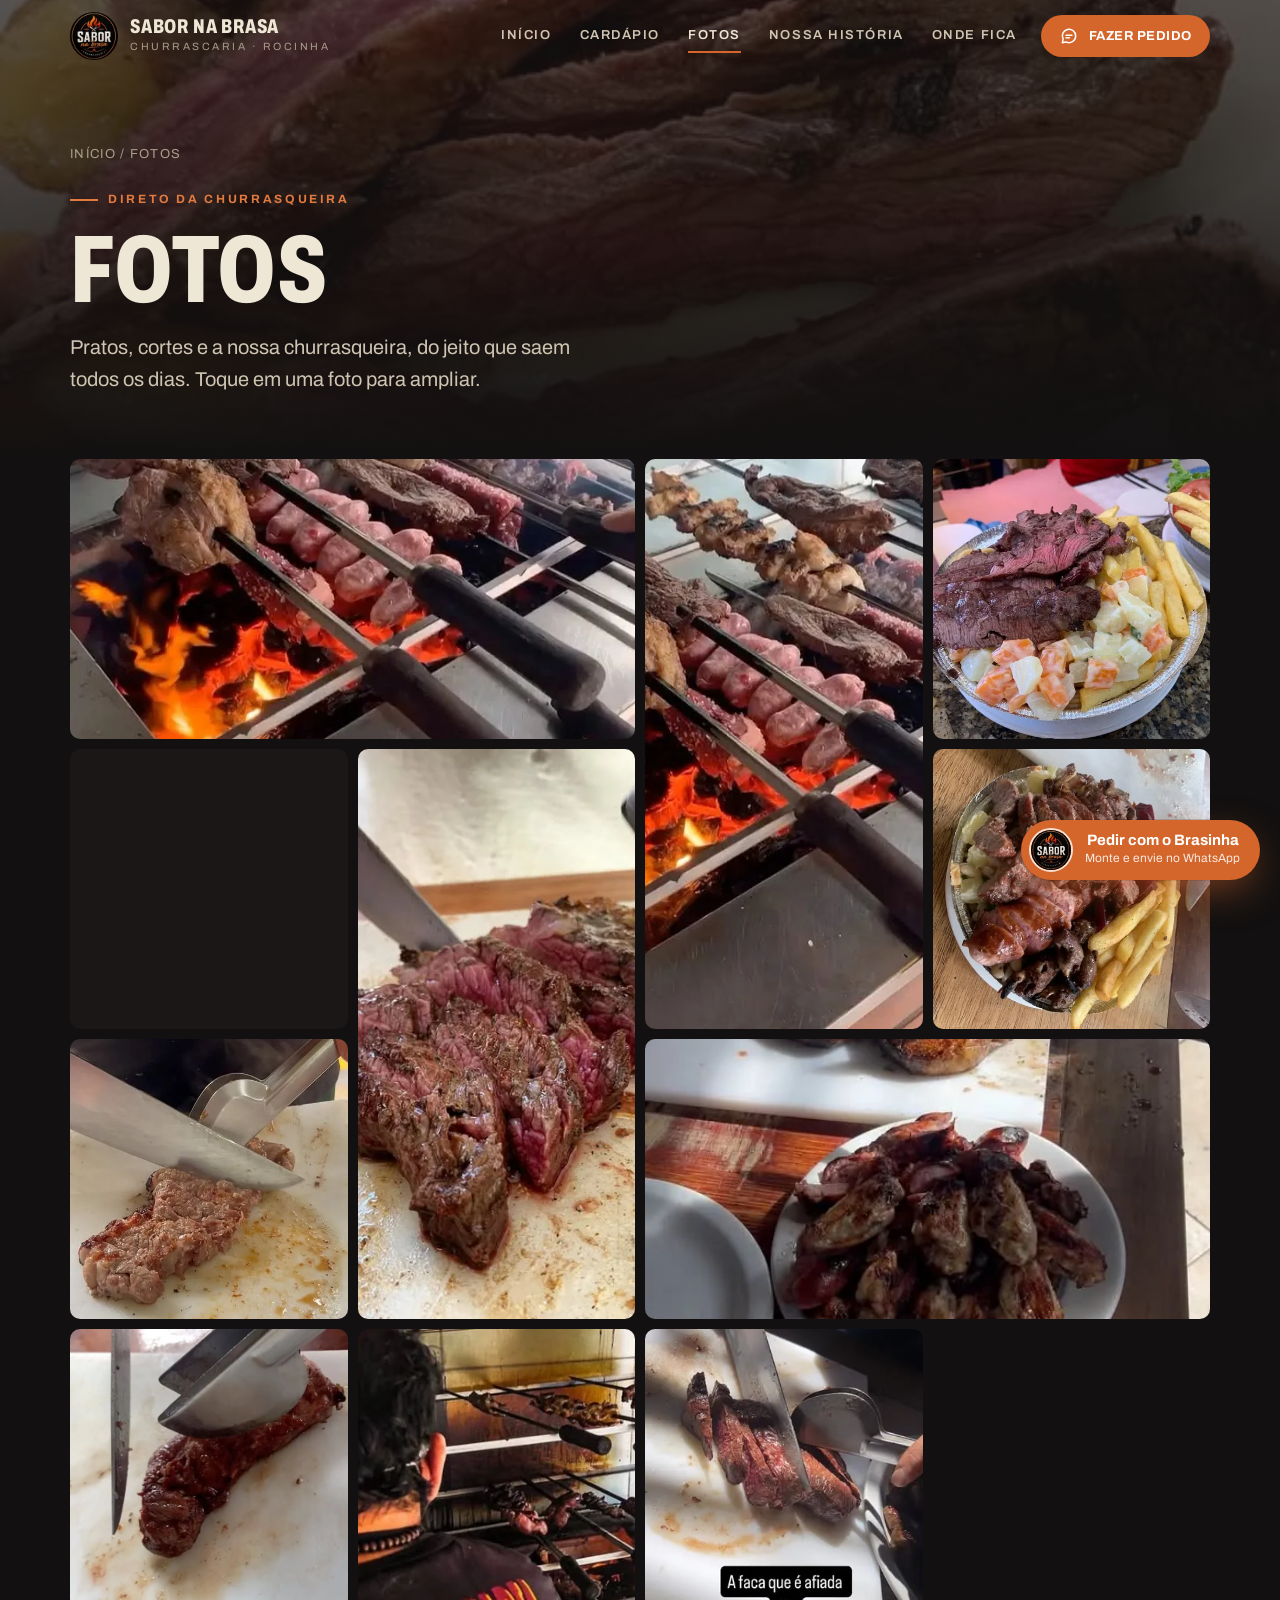
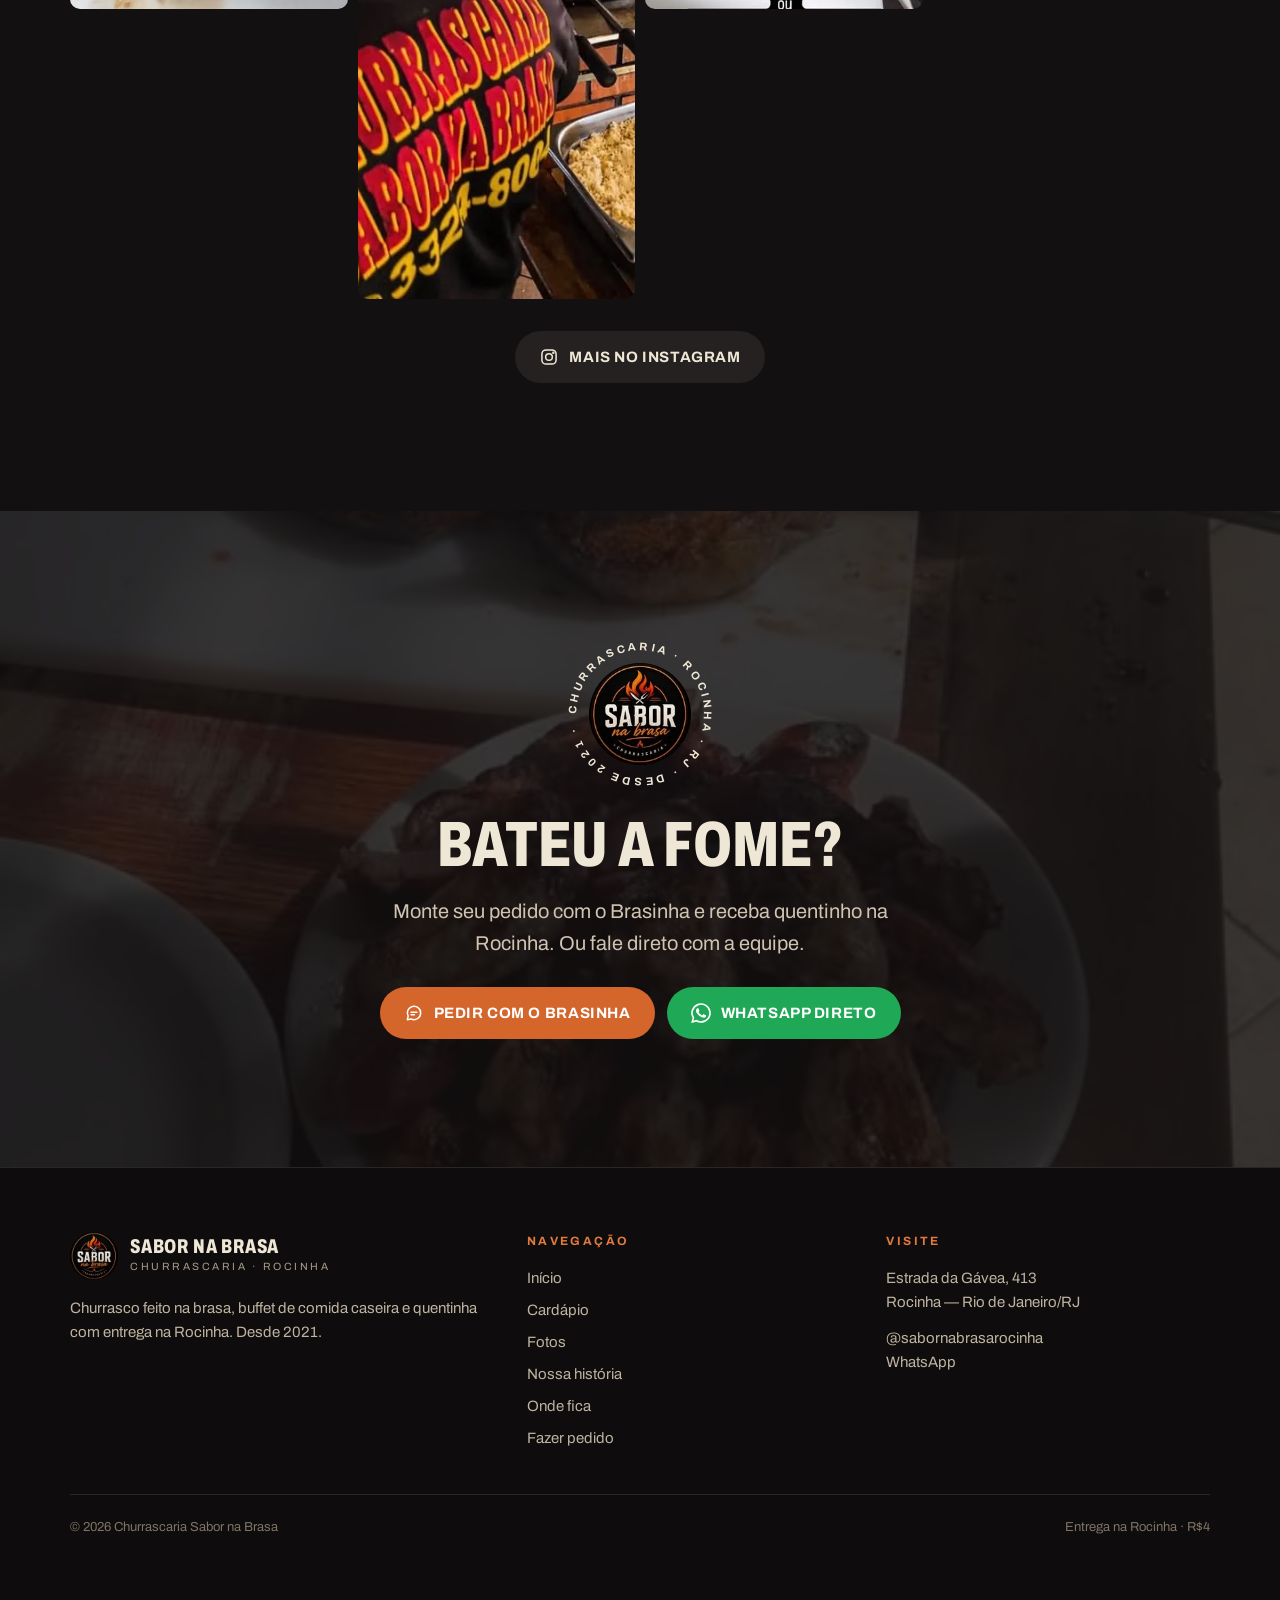
<file: fotos.html>
<!doctype html>
<html lang="pt-BR" class="no-js">
<head>
<meta charset="utf-8">
<meta name="viewport" content="width=device-width, initial-scale=1, viewport-fit=cover">
<title>Fotos | Sabor na Brasa — Churrascaria na Rocinha</title>
<meta name="description" content="Fotos reais dos pratos, das carnes na brasa e da equipe da Churrascaria Sabor na Brasa, na Rocinha.">
<link rel="canonical" href="https://sabornabrasarocinha.com.br/fotos.html">
<meta name="theme-color" content="#121010">
<meta property="og:type" content="website"><meta property="og:locale" content="pt_BR">
<meta property="og:title" content="Fotos | Sabor na Brasa — Churrascaria na Rocinha">
<meta property="og:description" content="Fotos reais dos pratos, das carnes na brasa e da equipe da Churrascaria Sabor na Brasa, na Rocinha.">
<meta property="og:image" content="https://sabornabrasarocinha.com.br/img/top.jpg">
<link rel="icon" type="image/png" href="img/logo-128.png">
<link rel="apple-touch-icon" href="img/logo-256.png">
<link rel="preconnect" href="https://fonts.googleapis.com"><link rel="preconnect" href="https://fonts.gstatic.com" crossorigin>
<link href="https://fonts.googleapis.com/css2?family=Archivo:wdth,wght@62..125,400..900&display=swap" rel="stylesheet">
<link rel="stylesheet" href="style.css">
<script type="application/ld+json">{"@context":"https://schema.org","@type":"BreadcrumbList","itemListElement":[{"@type":"ListItem","position":1,"name":"Início","item":"https://sabornabrasarocinha.com.br/"},{"@type":"ListItem","position":2,"name":"Fotos","item":"https://sabornabrasarocinha.com.br/fotos.html"}]}</script>
</head>
<body data-page="fotos">
<main>
<header class="phead tex">
  <div class="bg"><img src="img/top.jpg" srcset="img/top-640.webp 640w, img/top-1280.webp 1280w, img/top-1920.webp 1920w" sizes="100vw" alt="" fetchpriority="high"></div>
  <div class="wrap">
    <p class="crumbs"><a href="index.html">Início</a> / Fotos</p>
    <span class="eyebrow">Direto da churrasqueira</span>
    <h1>Fotos</h1>
    <p class="lead">Pratos, cortes e a nossa churrasqueira, do jeito que saem todos os dias. Toque em uma foto para ampliar.</p>
  </div>
</header>
<section class="sec" style="padding-top:0"><div class="wrap">
  <div class="gallery rv"><figure class="wide"><img src="img/aovivo.jpg" srcset="img/aovivo-640.webp 640w, img/aovivo-1280.webp 1280w, img/aovivo-1920.webp 1920w" sizes="(min-width:800px) 25vw, 50vw" alt="Espetos assando no carvão — Sabor na Brasa, Rocinha" loading="lazy" decoding="async"><figcaption>Toda a produção é feita ao vivo, com as melhores carnes.</figcaption></figure><figure class="tall"><img src="img/equipe.jpg" srcset="img/equipe-640.webp 640w, img/equipe-1280.webp 1280w, img/equipe-1920.webp 1920w" sizes="(min-width:800px) 25vw, 50vw" alt="Espetos sobre o carvão — Sabor na Brasa, Rocinha" loading="lazy" decoding="async"><figcaption>Nossa equipe está pronta. Você sempre será prioridade.</figcaption></figure><figure class=""><img src="img/quentinha.jpg" srcset="img/quentinha-640.webp 640w, img/quentinha-1280.webp 1280w, img/quentinha-1920.webp 1920w" sizes="(min-width:800px) 25vw, 50vw" alt="Quentinha com fraldinha, batata frita e maionese — Sabor na Brasa, Rocinha" loading="lazy" decoding="async"><figcaption>Nossas quentinhas saem assim.</figcaption></figure><figure class=""><img src="img/top.jpg" srcset="img/top-640.webp 640w, img/top-1280.webp 1280w, img/top-1920.webp 1920w" sizes="(min-width:800px) 25vw, 50vw" alt="Fatias de fraldinha ao ponto — Sabor na Brasa, Rocinha" loading="lazy" decoding="async"><figcaption>Ponto certo, todo dia.</figcaption></figure><figure class="tall"><img src="img/nivela.jpg" srcset="img/nivela-640.webp 640w, img/nivela-1280.webp 1280w, img/nivela-1920.webp 1920w" sizes="(min-width:800px) 25vw, 50vw" alt="Carne sendo fatiada na tábua — Sabor na Brasa, Rocinha" loading="lazy" decoding="async"><figcaption>Cortada na hora.</figcaption></figure><figure class=""><img src="img/tudo.jpg" srcset="img/tudo-640.webp 640w, img/tudo-1280.webp 1280w, img/tudo-1920.webp 1920w" sizes="(min-width:800px) 25vw, 50vw" alt="Quentinha completa vista de cima — Sabor na Brasa, Rocinha" loading="lazy" decoding="async"><figcaption>Tudo o que você precisa num prato só.</figcaption></figure><figure class="wide"><img src="img/cortes.jpg" srcset="img/cortes-640.webp 640w, img/cortes-1280.webp 1280w, img/cortes-1920.webp 1920w" sizes="(min-width:800px) 25vw, 50vw" alt="Carnes e frango na tábua — Sabor na Brasa, Rocinha" loading="lazy" decoding="async"><figcaption>Carne, brasa e sabor.</figcaption></figure><figure class=""><img src="img/buffet.jpg" srcset="img/buffet-640.webp 640w, img/buffet-1280.webp 1280w, img/buffet-1920.webp 1920w" sizes="(min-width:800px) 25vw, 50vw" alt="Carne sendo fatiada — Sabor na Brasa, Rocinha" loading="lazy" decoding="async"><figcaption>Buffet caprichado e churrasco feito na hora.</figcaption></figure><figure class=""><img src="img/camlenta.jpg" srcset="img/camlenta-640.webp 640w, img/camlenta-1280.webp 1280w, img/camlenta-1920.webp 1920w" sizes="(min-width:800px) 25vw, 50vw" alt="Faca cortando carne macia — Sabor na Brasa, Rocinha" loading="lazy" decoding="async"><figcaption>Em câmera lenta, pra dar água na boca.</figcaption></figure><figure class="tall"><img src="img/dump.jpg" srcset="img/dump-640.webp 640w, img/dump-1280.webp 1280w, img/dump-1920.webp 1920w" sizes="(min-width:800px) 25vw, 50vw" alt="Churrasqueiro com a camisa da casa — Sabor na Brasa, Rocinha" loading="lazy" decoding="async"><figcaption>Sabor na Brasa, Rocinha.</figcaption></figure><figure class=""><img src="img/faca.jpg" srcset="img/faca-640.webp 640w, img/faca-1280.webp 1280w, img/faca-1920.webp 1920w" sizes="(min-width:800px) 25vw, 50vw" alt="Carne sendo cortada — Sabor na Brasa, Rocinha" loading="lazy" decoding="async"><figcaption>A faca é afiada ou a carne é que está macia?</figcaption></figure></div>
  <p style="margin-top:32px;text-align:center"><a class="btn ghost" href="https://www.instagram.com/sabornabrasarocinha" target="_blank" rel="noopener"><i data-i="insta"></i>Mais no Instagram</a></p>
</div></section>

<section class="final sec" aria-label="Fazer pedido">
  <div class="bg"><img src="img/cortes.jpg" srcset="img/cortes-640.webp 640w, img/cortes-1280.webp 1280w, img/cortes-1920.webp 1920w" sizes="100vw" alt="" loading="lazy" decoding="async"></div>
  <div class="wrap">
    <div class="seal rv"><img src="img/logo-256.webp" width="102" height="102" alt="Selo Sabor na Brasa"><svg viewBox="0 0 150 150" aria-hidden="true"><defs><path id="ring" d="M75 75m-64 0a64 64 0 1 1 128 0a64 64 0 1 1-128 0"/></defs><text><textPath href="#ring">Churrascaria · Rocinha · RJ · Desde 2021 ·</textPath></text></svg></div>
    <h2 class="rv">Bateu a fome?</h2>
    <p class="lead rv" style="text-align:center">Monte seu pedido com o Brasinha e receba quentinho na Rocinha. Ou fale direto com a equipe.</p>
    <div class="ctas rv"><a class="btn" href="pedido.html" data-bot-open><i data-i="chat"></i>Pedir com o Brasinha</a><a class="btn wa" href="https://wa.me/message/DRXH6UFHI6NGJ1" target="_blank" rel="noopener"><i data-i="wa"></i>WhatsApp direto</a></div>
  </div>
</section>

</main>

<script src="app.js" defer></script>
<script src="agente.js" defer></script>
</body>
</html>
</file>
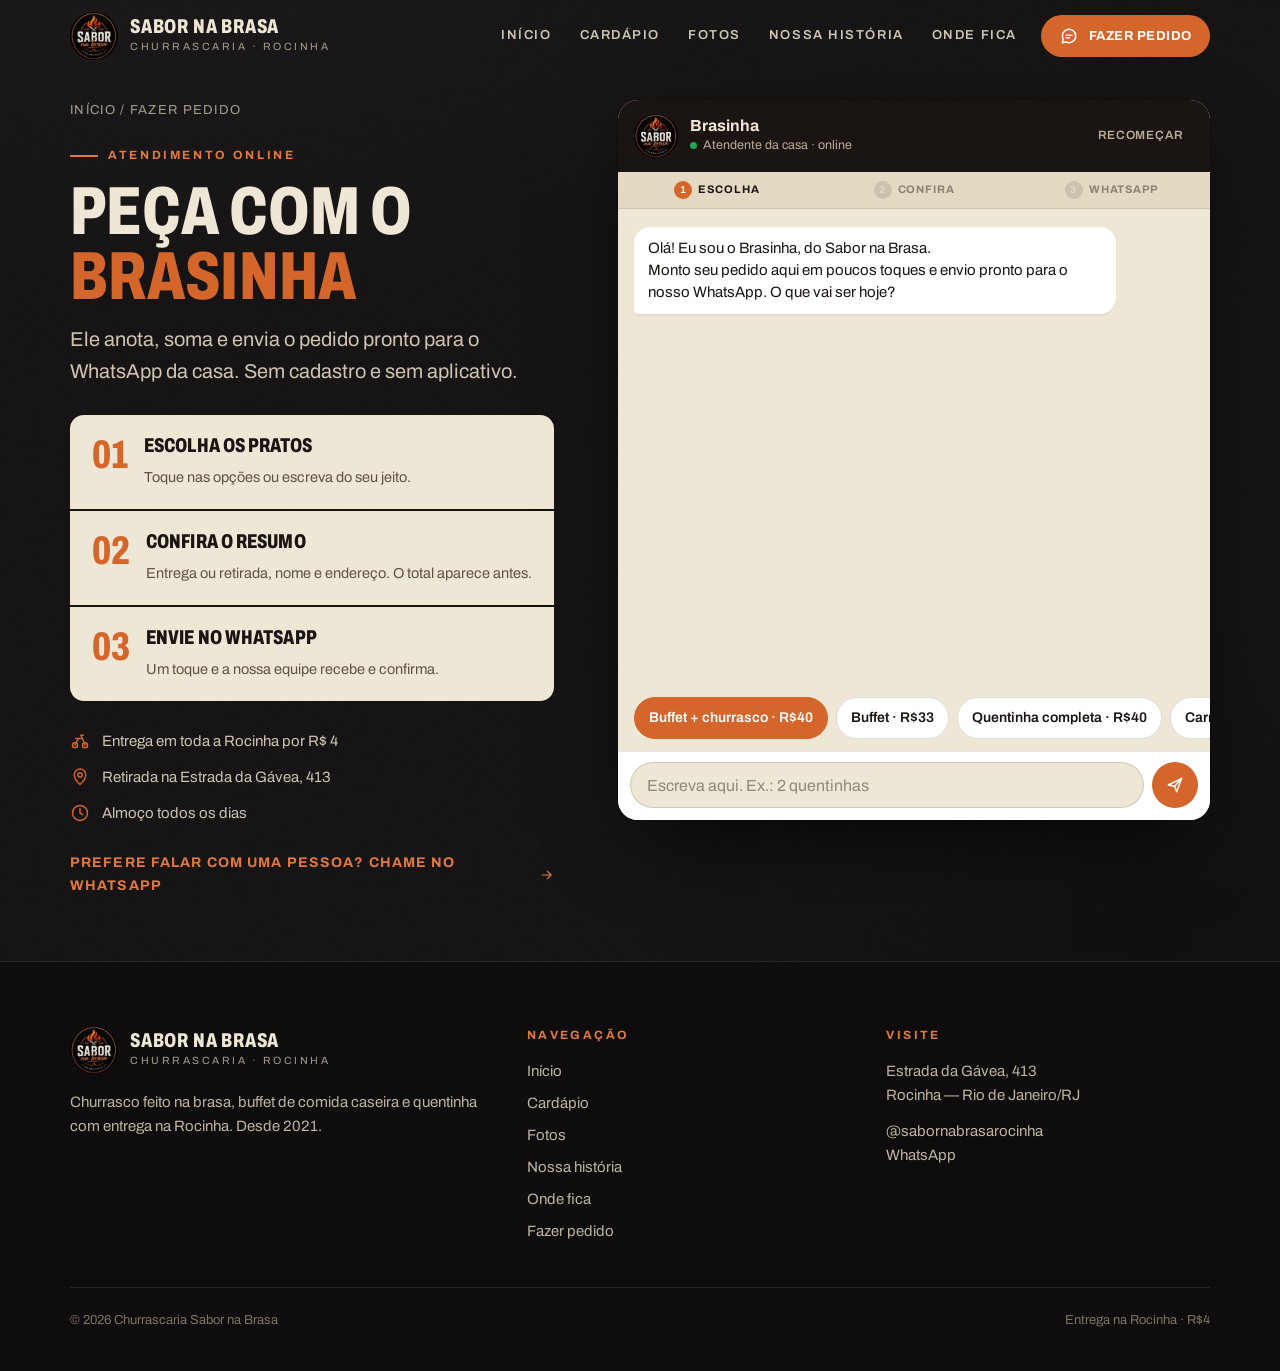
<file: pedido.html>
<!doctype html>
<html lang="pt-BR" class="no-js">
<head>
<meta charset="utf-8">
<meta name="viewport" content="width=device-width, initial-scale=1, viewport-fit=cover">
<title>Fazer Pedido | Sabor na Brasa — Peça com o Brasinha e envie no WhatsApp</title>
<meta name="description" content="Monte seu pedido com o Brasinha, atendente do Sabor na Brasa, e envie pronto pelo WhatsApp. Buffet R$33, buffet + churrasco R$40, entrega na Rocinha R$4.">
<link rel="canonical" href="https://sabornabrasarocinha.com.br/pedido.html">
<meta name="theme-color" content="#121010">
<meta property="og:type" content="website"><meta property="og:locale" content="pt_BR">
<meta property="og:title" content="Fazer Pedido | Sabor na Brasa — Peça com o Brasinha e envie no WhatsApp">
<meta property="og:description" content="Monte seu pedido com o Brasinha, atendente do Sabor na Brasa, e envie pronto pelo WhatsApp. Buffet R$33, buffet + churrasco R$40, entrega na Rocinha R$4.">
<meta property="og:image" content="https://sabornabrasarocinha.com.br/img/quentinha.jpg">
<link rel="icon" type="image/png" href="img/logo-128.png">
<link rel="apple-touch-icon" href="img/logo-256.png">
<link rel="preconnect" href="https://fonts.googleapis.com"><link rel="preconnect" href="https://fonts.gstatic.com" crossorigin>
<link href="https://fonts.googleapis.com/css2?family=Archivo:wdth,wght@62..125,400..900&display=swap" rel="stylesheet">
<link rel="stylesheet" href="style.css">
<script type="application/ld+json">{"@context":"https://schema.org","@type":"BreadcrumbList","itemListElement":[{"@type":"ListItem","position":1,"name":"Início","item":"https://sabornabrasarocinha.com.br/"},{"@type":"ListItem","position":2,"name":"Fazer Pedido","item":"https://sabornabrasarocinha.com.br/pedido.html"}]}</script>
</head>
<body data-page="pedido">
<main class="orderPage tex">
  <div class="wrap orderGrid">
    <div class="orderInfo">
      <p class="crumbs"><a href="index.html">Início</a> / Fazer pedido</p>
      <span class="eyebrow">Atendimento online</span>
      <h1>Peça com o <em>Brasinha</em></h1>
      <p class="lead">Ele anota, soma e envia o pedido pronto para o WhatsApp da casa. Sem cadastro e sem aplicativo.</p>
      <div class="steps">
        <div class="step"><span class="n">01</span><h3>Escolha os pratos</h3><p>Toque nas opções ou escreva do seu jeito.</p></div>
        <div class="step"><span class="n">02</span><h3>Confira o resumo</h3><p>Entrega ou retirada, nome e endereço. O total aparece antes.</p></div>
        <div class="step"><span class="n">03</span><h3>Envie no WhatsApp</h3><p>Um toque e a nossa equipe recebe e confirma.</p></div>
      </div>
      <ul class="infoList">
        <li><i data-i="bike"></i>Entrega em toda a Rocinha por R$ 4</li>
        <li><i data-i="pin"></i>Retirada na Estrada da Gávea, 413</li>
        <li><i data-i="clock"></i>Almoço todos os dias</li>
      </ul>
      <p style="margin-top:24px"><a class="link" href="https://wa.me/message/DRXH6UFHI6NGJ1" target="_blank" rel="noopener">Prefere falar com uma pessoa? Chame no WhatsApp <i data-i="arrow"></i></a></p>
    </div>
    <div data-bot id="brasinha"></div>
  </div>
</main>

<script src="app.js" defer></script>
<script src="agente.js" defer></script>
</body>
</html>
</file>
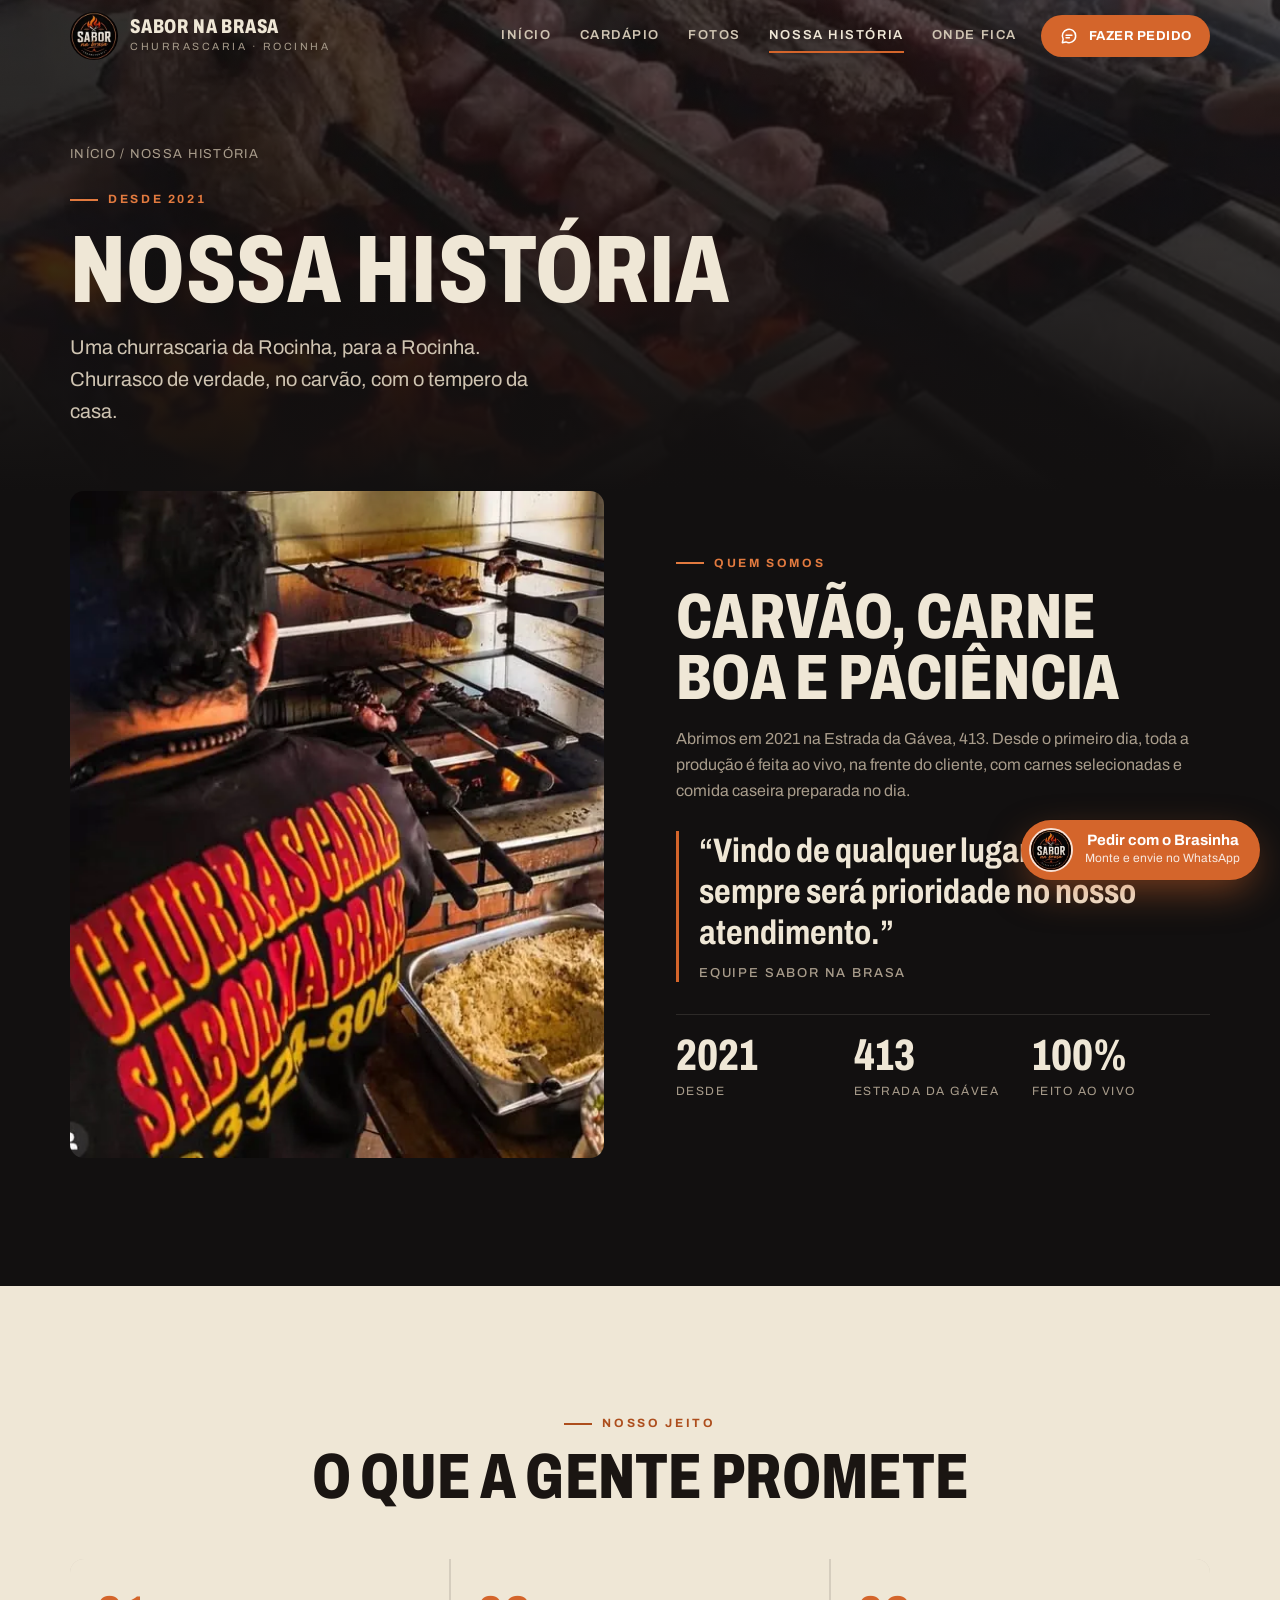
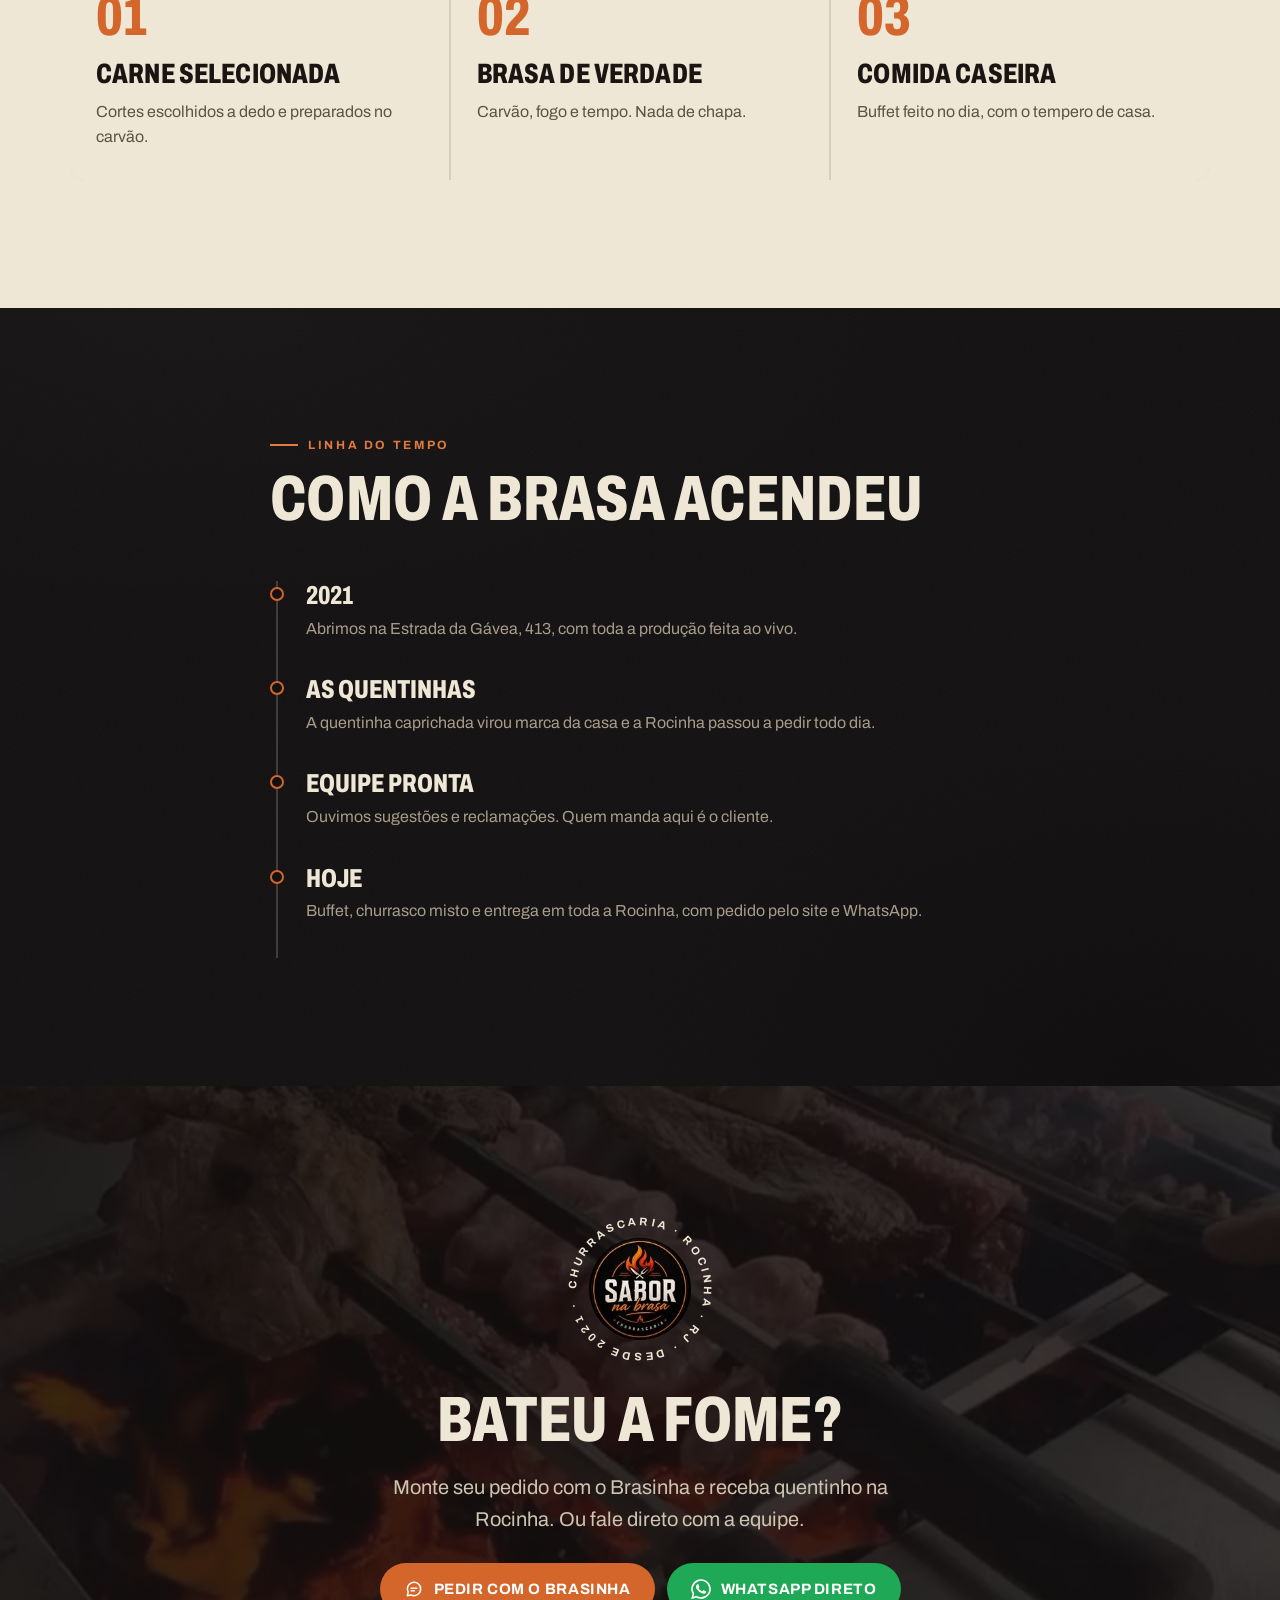
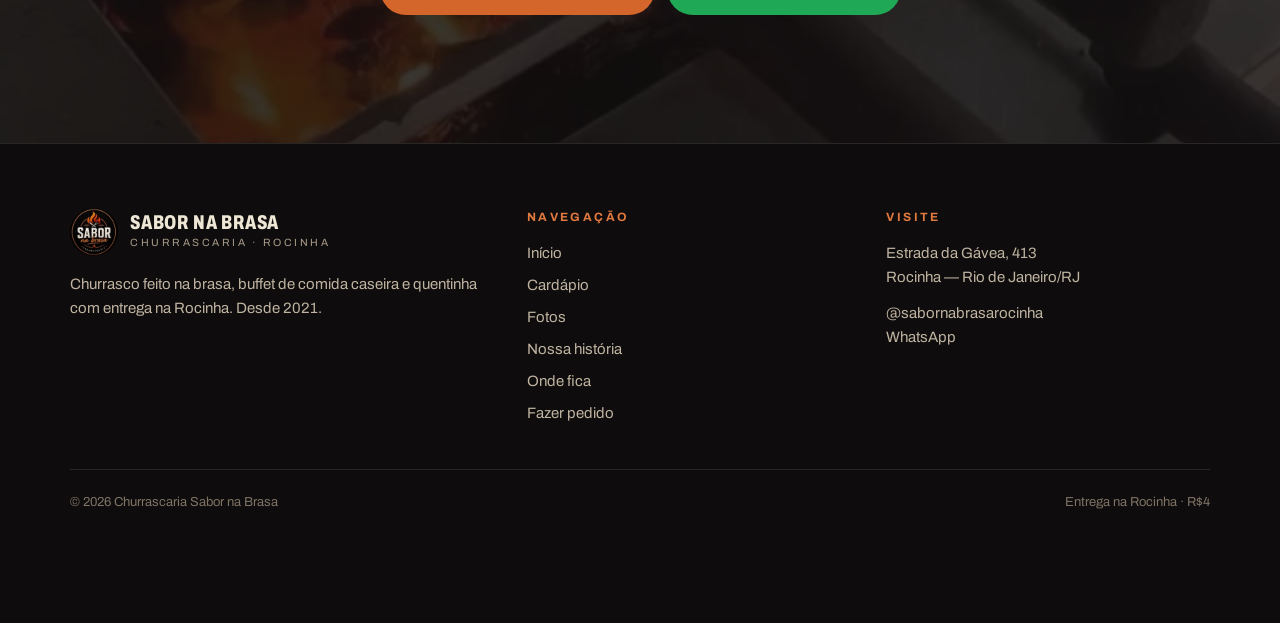
<file: sobre.html>
<!doctype html>
<html lang="pt-BR" class="no-js">
<head>
<meta charset="utf-8">
<meta name="viewport" content="width=device-width, initial-scale=1, viewport-fit=cover">
<title>Nossa História | Sabor na Brasa — Churrascaria na Rocinha desde 2021</title>
<meta name="description" content="Conheça a Churrascaria Sabor na Brasa: churrasco feito ao vivo no carvão, na Estrada da Gávea, 413, Rocinha, desde 2021.">
<link rel="canonical" href="https://sabornabrasarocinha.com.br/sobre.html">
<meta name="theme-color" content="#121010">
<meta property="og:type" content="website"><meta property="og:locale" content="pt_BR">
<meta property="og:title" content="Nossa História | Sabor na Brasa — Churrascaria na Rocinha desde 2021">
<meta property="og:description" content="Conheça a Churrascaria Sabor na Brasa: churrasco feito ao vivo no carvão, na Estrada da Gávea, 413, Rocinha, desde 2021.">
<meta property="og:image" content="https://sabornabrasarocinha.com.br/img/equipe.jpg">
<link rel="icon" type="image/png" href="img/logo-128.png">
<link rel="apple-touch-icon" href="img/logo-256.png">
<link rel="preconnect" href="https://fonts.googleapis.com"><link rel="preconnect" href="https://fonts.gstatic.com" crossorigin>
<link href="https://fonts.googleapis.com/css2?family=Archivo:wdth,wght@62..125,400..900&display=swap" rel="stylesheet">
<link rel="stylesheet" href="style.css">
<script type="application/ld+json">{"@context":"https://schema.org","@type":"BreadcrumbList","itemListElement":[{"@type":"ListItem","position":1,"name":"Início","item":"https://sabornabrasarocinha.com.br/"},{"@type":"ListItem","position":2,"name":"Nossa história","item":"https://sabornabrasarocinha.com.br/sobre.html"}]}</script>
</head>
<body data-page="sobre">
<main>
<header class="phead tex">
  <div class="bg"><img src="img/equipe.jpg" srcset="img/equipe-640.webp 640w, img/equipe-1280.webp 1280w, img/equipe-1920.webp 1920w" sizes="100vw" alt="" fetchpriority="high"></div>
  <div class="wrap">
    <p class="crumbs"><a href="index.html">Início</a> / Nossa história</p>
    <span class="eyebrow">Desde 2021</span>
    <h1>Nossa história</h1>
    <p class="lead">Uma churrascaria da Rocinha, para a Rocinha. Churrasco de verdade, no carvão, com o tempero da casa.</p>
  </div>
</header>
<section class="sec" style="padding-top:0"><div class="wrap split2">
  <figure class="rv"><img src="img/dump.jpg" srcset="img/dump-640.webp 640w, img/dump-1280.webp 1280w, img/dump-1920.webp 1920w" sizes="(min-width:900px) 50vw, 100vw" alt="Churrasqueiro com a camisa da Churrascaria Sabor na Brasa" loading="lazy" decoding="async"></figure>
  <div>
    <span class="eyebrow rv">Quem somos</span>
    <h2 class="rv" style="margin:14px 0 18px">Carvão, carne boa e paciência</h2>
    <p class="rv">Abrimos em 2021 na Estrada da Gávea, 413. Desde o primeiro dia, toda a produção é feita ao vivo, na frente do cliente, com carnes selecionadas e comida caseira preparada no dia.</p>
    <blockquote class="quote rv">“Vindo de qualquer lugar, você sempre será prioridade no nosso atendimento.”<cite>Equipe Sabor na Brasa</cite></blockquote>
    <div class="facts rv"><div><b>2021</b><span>Desde</span></div><div><b>413</b><span>Estrada da Gávea</span></div><div><b>100%</b><span>Feito ao vivo</span></div></div>
  </div>
</div></section>
<section class="sec cream"><div class="wrap">
  <div class="sec-head center"><span class="eyebrow rv">Nosso jeito</span><h2 class="rv">O que a gente promete</h2></div>
  <div class="steps rv">
    <div class="step"><span class="n">01</span><h3>Carne selecionada</h3><p>Cortes escolhidos a dedo e preparados no carvão.</p></div>
    <div class="step"><span class="n">02</span><h3>Brasa de verdade</h3><p>Carvão, fogo e tempo. Nada de chapa.</p></div>
    <div class="step"><span class="n">03</span><h3>Comida caseira</h3><p>Buffet feito no dia, com o tempero de casa.</p></div>
  </div>
</div></section>
<section class="sec tex"><div class="wrap" style="max-width:780px">
  <div class="sec-head"><span class="eyebrow rv">Linha do tempo</span><h2 class="rv">Como a brasa acendeu</h2></div>
  <div class="timeline">
    <div class="tl rv"><b>2021</b><p>Abrimos na Estrada da Gávea, 413, com toda a produção feita ao vivo.</p></div>
    <div class="tl rv"><b>As quentinhas</b><p>A quentinha caprichada virou marca da casa e a Rocinha passou a pedir todo dia.</p></div>
    <div class="tl rv"><b>Equipe pronta</b><p>Ouvimos sugestões e reclamações. Quem manda aqui é o cliente.</p></div>
    <div class="tl rv"><b>Hoje</b><p>Buffet, churrasco misto e entrega em toda a Rocinha, com pedido pelo site e WhatsApp.</p></div>
  </div>
</div></section>

<section class="final sec" aria-label="Fazer pedido">
  <div class="bg"><img src="img/aovivo.jpg" srcset="img/aovivo-640.webp 640w, img/aovivo-1280.webp 1280w, img/aovivo-1920.webp 1920w" sizes="100vw" alt="" loading="lazy" decoding="async"></div>
  <div class="wrap">
    <div class="seal rv"><img src="img/logo-256.webp" width="102" height="102" alt="Selo Sabor na Brasa"><svg viewBox="0 0 150 150" aria-hidden="true"><defs><path id="ring" d="M75 75m-64 0a64 64 0 1 1 128 0a64 64 0 1 1-128 0"/></defs><text><textPath href="#ring">Churrascaria · Rocinha · RJ · Desde 2021 ·</textPath></text></svg></div>
    <h2 class="rv">Bateu a fome?</h2>
    <p class="lead rv" style="text-align:center">Monte seu pedido com o Brasinha e receba quentinho na Rocinha. Ou fale direto com a equipe.</p>
    <div class="ctas rv"><a class="btn" href="pedido.html" data-bot-open><i data-i="chat"></i>Pedir com o Brasinha</a><a class="btn wa" href="https://wa.me/message/DRXH6UFHI6NGJ1" target="_blank" rel="noopener"><i data-i="wa"></i>WhatsApp direto</a></div>
  </div>
</section>

</main>

<script src="app.js" defer></script>
<script src="agente.js" defer></script>
</body>
</html>
</file>
<file: style.css>
/* ==========================================================================
   Sabor na Brasa — Churrascaria · Rocinha
   Paleta: carvão, creme e cobre. Tipografia: Archivo (condensada nos títulos).
   ========================================================================== */
:root{
  --char:#121010; --char-2:#1a1716; --char-3:#221e1c;
  --cream:#efe7d6; --cream-2:#e4dac4; --ink:#1a1512;
  --copper:#d4652b; --copper-2:#e27a3f; --copper-d:#ad4e1d;
  --wa:#1fa855;
  --fg:#efe7d6; --mut:#a89c8b; --line:rgba(239,231,214,.12); --line-2:rgba(239,231,214,.2);
  --radius:14px; --wrap:1180px; --head:72px;
  --cond:'Archivo',system-ui,sans-serif;
  --ease:cubic-bezier(.2,.7,.2,1);
}
*,*::before,*::after{box-sizing:border-box;margin:0;padding:0}
html{-webkit-text-size-adjust:100%;scroll-behavior:smooth;scroll-padding-top:calc(var(--head) + 16px)}
body{background:var(--char);color:var(--fg);font:400 16px/1.6 var(--cond);-webkit-font-smoothing:antialiased;overflow-x:hidden}
img{display:block;max-width:100%;height:auto}
a{color:inherit;text-decoration:none}
button,input{font:inherit;color:inherit}
button{cursor:pointer;background:none;border:0}
:focus-visible{outline:2px solid var(--copper-2);outline-offset:3px;border-radius:6px}
.wrap{max-width:var(--wrap);margin:0 auto;padding:0 20px}
.sr{position:absolute;width:1px;height:1px;overflow:hidden;clip:rect(0 0 0 0);white-space:nowrap}

/* Textura de carvão — estática, discreta */
.tex{position:relative;isolation:isolate}
.tex::before{content:"";position:absolute;inset:0;z-index:-1;pointer-events:none;opacity:.5;
  background:
    radial-gradient(1200px 500px at 15% 0%,rgba(255,255,255,.035),transparent 60%),
    radial-gradient(900px 600px at 90% 100%,rgba(0,0,0,.35),transparent 60%),
    url("data:image/svg+xml,%3Csvg xmlns='http://www.w3.org/2000/svg' width='220' height='220'%3E%3Cfilter id='n'%3E%3CfeTurbulence type='fractalNoise' baseFrequency='.9' numOctaves='2' stitchTiles='stitch'/%3E%3CfeColorMatrix values='0 0 0 0 1 0 0 0 0 1 0 0 0 0 1 0 0 0 .07 0'/%3E%3C/filter%3E%3Crect width='100%25' height='100%25' filter='url(%23n)'/%3E%3C/svg%3E")}

/* ---------- Tipografia ---------- */
h1,h2,h3,.h{font-family:var(--cond);font-stretch:72%;font-weight:800;text-transform:uppercase;letter-spacing:.005em;line-height:.95}
h1{font-size:clamp(44px,8.4vw,96px)}
h2{font-size:clamp(36px,5.6vw,64px)}
h3{font-size:clamp(22px,2.4vw,28px);line-height:1.05}
h1 em,h2 em{font-style:normal;color:var(--copper)}
p{color:var(--mut)}
.eyebrow{display:inline-flex;align-items:center;gap:10px;font-size:12px;font-weight:700;letter-spacing:.22em;text-transform:uppercase;color:var(--copper-2)}
.eyebrow::before{content:"";width:28px;height:2px;background:currentColor}
.lead{font-size:clamp(17px,1.6vw,20px);color:#cfc4b2;max-width:46ch}
.sub{max-width:56ch}
.sec{padding:clamp(72px,10vw,128px) 0}
.sec-head{display:grid;gap:14px;margin-bottom:clamp(32px,4vw,52px)}
.sec-head.center{text-align:center;justify-items:center}

/* Ornamento: garfos de churrasco (como divisor) */
.forks{display:inline-flex;align-items:center;gap:14px;color:var(--copper)}
.forks svg{width:22px;height:22px}
.forks::before,.forks::after{content:"";width:46px;height:2px;background:currentColor;opacity:.6}

/* ---------- Botões ---------- */
.btn{--bg:var(--copper);display:inline-flex;align-items:center;justify-content:center;gap:10px;min-height:52px;padding:0 24px;border-radius:999px;background:var(--bg);color:#fff;font-weight:700;font-size:15px;letter-spacing:.04em;text-transform:uppercase;transition:background .2s,transform .2s var(--ease)}
.btn:hover{--bg:var(--copper-2)}
.btn:active{transform:scale(.98)}
.btn svg{width:20px;height:20px;flex:none}
.btn.wa{--bg:var(--wa)} .btn.wa:hover{--bg:#22b85d}
.btn.ghost{--bg:rgba(239,231,214,.08);color:var(--cream)} .btn.ghost:hover{--bg:rgba(239,231,214,.14)}
.btn.dark{--bg:var(--ink);color:var(--cream)} .btn.dark:hover{--bg:#2a231e}
.btn.block{width:100%}
.link{display:inline-flex;align-items:center;gap:8px;font-weight:700;font-size:14px;letter-spacing:.08em;text-transform:uppercase;color:var(--copper-2)}
.link svg{width:16px;height:16px;transition:transform .2s}
.link:hover svg{transform:translateX(3px)}

/* ---------- Cabeçalho ---------- */
.top{position:fixed;inset:0 0 auto;z-index:60;height:var(--head);transition:background .3s,box-shadow .3s}
.top.solid{background:rgba(18,16,16,.92);backdrop-filter:blur(12px);-webkit-backdrop-filter:blur(12px);box-shadow:0 1px 0 var(--line)}
.top .wrap{height:100%;display:flex;align-items:center;gap:24px}
.brand{display:flex;align-items:center;gap:12px;margin-right:auto}
.brand img{width:48px;height:48px;border-radius:50%}
.brand b{display:block;font-stretch:72%;font-weight:800;font-size:20px;letter-spacing:.04em;line-height:1}
.brand small{display:block;font-size:10.5px;letter-spacing:.24em;color:var(--mut);text-transform:uppercase;margin-top:3px}
.nav{display:none;gap:28px}
.nav a{font-size:13px;font-weight:600;letter-spacing:.12em;text-transform:uppercase;color:#cfc4b2;padding:6px 0;border-bottom:2px solid transparent;transition:color .2s,border-color .2s}
.nav a:hover,.nav a.on{color:var(--cream);border-color:var(--copper)}
.top .btn{min-height:42px;padding:0 18px;font-size:13px}
.menuBtn{width:44px;height:44px;display:grid;place-items:center;border-radius:50%;background:rgba(239,231,214,.08)}
.menuBtn svg{width:20px;height:20px}
@media(min-width:960px){.nav{display:flex}.menuBtn{display:none}}
@media(max-width:420px){.brand small{display:none}.top .btn span{display:none}.top .btn{width:42px;padding:0}}

/* Menu mobile */
.drawer{position:fixed;inset:0;z-index:70;background:var(--char);display:flex;flex-direction:column;padding:20px;transform:translateY(-100%);transition:transform .45s var(--ease);visibility:hidden}
.drawer.on{transform:none;visibility:visible}
.drawer .x{align-self:flex-end;width:44px;height:44px;display:grid;place-items:center;border-radius:50%;background:rgba(239,231,214,.08)}
.drawer .x svg{width:20px;height:20px}
.drawer nav{display:grid;margin:24px 0 auto}
.drawer nav a{font-stretch:72%;font-weight:800;font-size:40px;text-transform:uppercase;padding:10px 0;border-bottom:1px solid var(--line)}
.drawer nav a.on{color:var(--copper)}
.drawer .btn{margin-top:12px}

/* ---------- Hero (home) ---------- */
.hero{position:relative;min-height:100svh;padding:calc(var(--head) + 40px) 0 56px;display:flex;align-items:center;overflow:hidden}
.hero .bg{position:absolute;inset:0;z-index:-2}
.hero .bg img{width:100%;height:100%;object-fit:cover;object-position:center 40%}
.hero::after{content:"";position:absolute;inset:0;z-index:-1;background:
  linear-gradient(90deg,rgba(18,16,16,.94) 0%,rgba(18,16,16,.8) 40%,rgba(18,16,16,.55) 100%),
  linear-gradient(0deg,var(--char) 0%,transparent 35%)}
.hero .grid{display:grid;grid-template-columns:minmax(0,1fr);gap:40px;align-items:center;width:100%}
.hero .grid > *,.orderGrid > *,.split2 > *{min-width:0}
.hero h1{margin:18px 0 20px}
.hero .lead{margin-bottom:28px}
.hero .ctas{display:flex;flex-wrap:wrap;gap:12px}
.priceRow{display:flex;flex-wrap:wrap;gap:0;margin-top:34px;border-top:1px solid var(--line)}
.priceRow div{padding:16px 22px 0 0;margin-right:22px;border-right:1px solid var(--line)}
.priceRow div:last-child{border:0}
.priceRow b{display:block;font-stretch:72%;font-weight:800;font-size:32px;line-height:1;color:var(--cream)}
.priceRow b small{font-size:.5em;color:var(--copper-2);margin-right:2px;vertical-align:.5em}
.priceRow span{font-size:12px;letter-spacing:.14em;text-transform:uppercase;color:var(--mut)}
@media(min-width:1000px){.hero .grid{grid-template-columns:minmax(0,1.05fr) minmax(0,.95fr);gap:64px}}
@media(max-width:999px){.hero{min-height:auto;padding:calc(var(--head) + 24px) 0 40px}.hero h1{margin:12px 0 14px}.hero .lead{margin-bottom:20px}.priceRow{margin-top:24px}.priceRow div{padding-right:14px;margin-right:14px}.priceRow b{font-size:26px}}
@media(max-width:600px){.priceRow div{padding-right:12px;margin-right:12px}.priceRow span{font-size:10.5px;letter-spacing:.08em}.hero .ctas .ghost{display:none}.hero .lead{font-size:16px}}

/* Chamada sobre o bot no hero */
.botStage{position:relative}
.botStage .tag{display:flex;align-items:center;gap:10px;margin:0 0 14px 4px;font-size:13px;font-weight:700;letter-spacing:.14em;text-transform:uppercase;color:var(--cream)}
.botStage .tag i{width:9px;height:9px;border-radius:50%;background:var(--wa);box-shadow:0 0 0 0 rgba(31,168,85,.6);animation:live 2s infinite}
@keyframes live{70%{box-shadow:0 0 0 10px rgba(31,168,85,0)}100%{box-shadow:0 0 0 0 rgba(31,168,85,0)}}

/* ==========================================================================
   Brasinha — atendente de pedidos
   ========================================================================== */
.bot{--h:600px;display:flex;flex-direction:column;height:var(--h);background:var(--cream);color:var(--ink);border-radius:20px;overflow:hidden;box-shadow:0 30px 80px -20px rgba(0,0,0,.7),0 0 0 1px rgba(0,0,0,.2)}
.botHead{display:flex;align-items:center;gap:12px;padding:14px 16px;background:var(--ink);color:var(--cream)}
.botHead img{width:44px;height:44px;border-radius:50%}
.botHead b{display:block;font-size:16px;line-height:1.15}
.botHead small{display:flex;align-items:center;gap:6px;font-size:12.5px;color:#b9ad9b}
.botHead small::before{content:"";width:7px;height:7px;border-radius:50%;background:var(--wa)}
.botHead .reset{margin-left:auto;font-size:12px;font-weight:600;letter-spacing:.06em;text-transform:uppercase;color:#b9ad9b;padding:8px 10px;border-radius:8px}
.botHead .reset:hover{color:var(--cream);background:rgba(239,231,214,.08)}
.botSteps{display:grid;grid-template-columns:repeat(3,1fr);background:var(--cream-2);border-bottom:1px solid rgba(26,21,18,.1)}
.botSteps span{display:flex;align-items:center;justify-content:center;gap:6px;padding:9px 4px;font-size:11px;font-weight:700;letter-spacing:.08em;text-transform:uppercase;color:rgba(26,21,18,.45);transition:color .3s}
.botSteps span b{display:grid;place-items:center;width:18px;height:18px;border-radius:50%;background:rgba(26,21,18,.12);font-size:10px;color:var(--cream-2);transition:background .3s}
.botSteps span.on{color:var(--ink)} .botSteps span.on b{background:var(--copper);color:#fff}
.botMsgs{flex:1;overflow-y:auto;padding:18px 16px 8px;display:flex;flex-direction:column;gap:10px;overscroll-behavior:contain;scroll-behavior:smooth}
.msg{max-width:86%;padding:11px 14px;border-radius:16px;font-size:15px;line-height:1.45;white-space:pre-line;animation:msgIn .3s var(--ease) both}
.msg.them{align-self:flex-start;background:#fff;border-bottom-left-radius:4px;box-shadow:0 1px 2px rgba(26,21,18,.08)}
.msg.me{align-self:flex-end;background:var(--ink);color:var(--cream);border-bottom-right-radius:4px}
.msg img{margin-top:10px;border-radius:10px;aspect-ratio:4/3;object-fit:cover;width:100%}
.msg .sum{margin-top:10px;padding:12px;border-radius:10px;background:var(--cream);font-size:14px;white-space:normal}
.msg .sum li{display:flex;justify-content:space-between;gap:10px;list-style:none;padding:3px 0}
.msg .sum li span:last-child{white-space:nowrap}
.msg .sum .tot{border-top:1px dashed rgba(26,21,18,.25);margin-top:6px;padding-top:8px;font-weight:800}
.typing{display:inline-flex;gap:4px;padding:3px 0}
.typing i{width:7px;height:7px;border-radius:50%;background:rgba(26,21,18,.35);animation:dot 1s infinite}
.typing i:nth-child(2){animation-delay:.15s}.typing i:nth-child(3){animation-delay:.3s}
@keyframes dot{40%{transform:translateY(-4px);background:var(--copper)}}
@keyframes msgIn{from{opacity:0;transform:translateY(8px)}}
.botQuick{display:flex;gap:8px;padding:6px 16px 12px;overflow-x:auto;scrollbar-width:none;flex-wrap:nowrap}
.botQuick::-webkit-scrollbar{display:none}
.botQuick button{flex:none;padding:9px 14px;border-radius:999px;background:#fff;border:1px solid rgba(26,21,18,.14);font-size:14px;font-weight:600;color:var(--ink);transition:border-color .2s,background .2s;animation:msgIn .3s var(--ease) both}
.botQuick button:hover{border-color:var(--copper)}
.botQuick button.main{background:var(--copper);border-color:var(--copper);color:#fff}
.botQuick button.wa{background:var(--wa);border-color:var(--wa);color:#fff;display:inline-flex;align-items:center;gap:8px}
.botQuick button.wa svg{width:18px;height:18px}
.botCart{display:none;align-items:center;gap:12px;margin:0 12px 8px;padding:10px 10px 10px 14px;border-radius:12px;background:var(--ink);color:var(--cream);font-size:14px}
.botCart.on{display:flex}
.botCart span{flex:1;line-height:1.3}
.botCart span small{display:block;color:#b9ad9b;font-size:12px}
.botCart button{display:inline-flex;align-items:center;gap:8px;padding:9px 14px;border-radius:999px;background:var(--wa);color:#fff;font-weight:700;font-size:13px}
.botCart button svg{width:16px;height:16px}
.botForm{display:flex;gap:8px;padding:10px 12px 12px;border-top:1px solid rgba(26,21,18,.1);background:#fff}
.botForm input{flex:1;min-width:0;height:46px;padding:0 16px;border-radius:999px;border:1px solid rgba(26,21,18,.15);background:var(--cream);color:var(--ink);font-size:16px}
.botForm input::placeholder{color:rgba(26,21,18,.45)}
.botForm input:focus{outline:none;border-color:var(--copper)}
.botForm button{flex:none;width:46px;height:46px;border-radius:50%;display:grid;place-items:center;background:var(--copper);color:#fff}
.botForm button svg{width:20px;height:20px}
@media(max-width:600px){.bot{--h:min(620px,calc(100svh - 120px))}}

/* Botão flutuante + painel do bot (páginas internas) */
.fab{position:fixed;right:20px;bottom:20px;z-index:55;display:flex;align-items:center;gap:12px;padding:8px 20px 8px 8px;border-radius:999px;background:var(--copper);color:#fff;box-shadow:0 14px 40px -8px rgba(212,101,43,.6),0 0 0 1px rgba(0,0,0,.15);transition:transform .3s var(--ease),opacity .3s}
.fab img{width:44px;height:44px;border-radius:50%;border:2px solid rgba(255,255,255,.8)}
.fab b{display:block;font-size:15px;line-height:1.1}
.fab small{display:block;font-size:12px;opacity:.85}
.fab:hover{transform:translateY(-2px)}
.fab.hide{opacity:0;pointer-events:none;transform:translateY(20px)}
.fab .badge{position:absolute;top:-4px;left:38px;min-width:22px;height:22px;padding:0 6px;border-radius:11px;background:var(--wa);font-size:12px;font-weight:800;display:none;place-items:center}
.fab .badge.on{display:grid}
.panel{position:fixed;inset:0;z-index:80;display:grid;grid-template-columns:minmax(0,1fr);place-items:end;pointer-events:none}
.panel .scrim{position:absolute;inset:0;background:rgba(0,0,0,.55);opacity:0;transition:opacity .3s}
.panel .box{position:relative;width:min(420px,100%);margin:20px;transform:translateY(24px);opacity:0;transition:transform .35s var(--ease),opacity .3s}
.panel .close{position:absolute;top:-52px;right:0;width:44px;height:44px;border-radius:50%;display:grid;place-items:center;background:var(--cream);color:var(--ink)}
.panel .close svg{width:20px;height:20px}
.panel.on{pointer-events:auto}
.panel.on .scrim{opacity:1}
.panel.on .box{transform:none;opacity:1}
.panel .bot{--h:min(640px,calc(100svh - 110px))}
@media(max-width:600px){
  .fab{left:12px;right:12px;bottom:12px;bottom:calc(12px + env(safe-area-inset-bottom));justify-content:flex-start}
  .fab::after{content:"Pedir";margin-left:auto;padding:8px 14px;border-radius:999px;background:rgba(0,0,0,.18);font-weight:700;font-size:13px;letter-spacing:.06em;text-transform:uppercase}
  .panel .box{margin:0;width:100%}
  .panel .bot{--h:calc(100svh - 64px);border-radius:20px 20px 0 0}
  .panel .close{top:-52px;right:12px}
}

/* ---------- Como funciona (faixa creme) ---------- */
.cream{background:var(--cream);color:var(--ink)}
.cream p{color:#5d5246}
.cream .eyebrow{color:var(--copper-d)}
.steps{display:grid;gap:2px;background:rgba(26,21,18,.12);border-radius:var(--radius);overflow:hidden}
.step{background:var(--cream);color:var(--ink);padding:30px 26px;display:grid;gap:10px;align-content:start}
.step .n{font-stretch:72%;font-weight:800;font-size:56px;line-height:1;color:var(--copper)}
.step h3{margin-top:4px}
.step p{color:#5d5246}
.step svg{width:30px;height:30px;color:var(--ink)}
@media(min-width:800px){.steps{grid-template-columns:repeat(3,1fr)}}

/* ---------- Cartões de prato ---------- */
.dishes{display:grid;gap:20px}
@media(min-width:720px){.dishes{grid-template-columns:repeat(3,1fr)}}
.dish{display:flex;flex-direction:column;background:var(--char-2);border-radius:var(--radius);overflow:hidden;box-shadow:0 0 0 1px var(--line)}
.dish figure{position:relative;aspect-ratio:4/3;overflow:hidden}
.dish figure img{width:100%;height:100%;object-fit:cover;transition:transform .8s var(--ease)}
.dish:hover figure img{transform:scale(1.04)}
.dish .flag{position:absolute;top:14px;left:14px;padding:6px 12px;border-radius:999px;background:var(--copper);color:#fff;font-size:11px;font-weight:800;letter-spacing:.14em;text-transform:uppercase}
.dish .body{display:flex;flex-direction:column;gap:8px;padding:22px;flex:1}
.dish .row{display:flex;justify-content:space-between;align-items:baseline;gap:12px}
.dish .price{font-stretch:72%;font-weight:800;font-size:34px;line-height:1;color:var(--copper-2);white-space:nowrap}
.dish .price small{font-size:.5em;vertical-align:.5em;margin-right:2px}
.dish p{font-size:15px}
.dish .btn{margin-top:auto;align-self:flex-start;min-height:44px;font-size:13px}
.dish .body > p{margin-bottom:12px}

/* ---------- Galeria ---------- */
.gallery{display:grid;grid-auto-flow:dense;gap:10px;grid-template-columns:repeat(2,1fr);grid-auto-rows:clamp(150px,22vw,280px)}
.gallery figure{position:relative;overflow:hidden;border-radius:10px;cursor:zoom-in;background:var(--char-2)}
.gallery figure img{width:100%;height:100%;object-fit:cover;transition:transform .8s var(--ease)}
.gallery figure:hover img{transform:scale(1.04)}
.gallery figcaption{position:absolute;inset:auto 0 0;padding:28px 14px 12px;background:linear-gradient(transparent,rgba(0,0,0,.75));font-size:13px;color:var(--cream);opacity:0;transition:opacity .3s}
.gallery figure:hover figcaption{opacity:1}
.gallery .tall{grid-row:span 2}
.gallery .wide{grid-column:span 2}
@media(min-width:800px){.gallery{grid-template-columns:repeat(4,1fr)}}

/* Lightbox */
.lightbox{position:fixed;inset:0;z-index:90;background:rgba(10,9,9,.94);display:grid;place-items:center;padding:20px;opacity:0;pointer-events:none;transition:opacity .3s}
.lightbox.on{opacity:1;pointer-events:auto}
.lightbox figure{max-width:min(1100px,100%);display:grid;gap:12px;justify-items:center}
.lightbox img{max-height:80svh;width:auto;border-radius:10px}
.lightbox figcaption{color:var(--cream);font-size:15px;text-align:center}
.lightbox .x{position:absolute;top:16px;right:16px;width:46px;height:46px;border-radius:50%;display:grid;place-items:center;background:rgba(239,231,214,.1)}
.lightbox .x svg{width:20px;height:20px}

/* ---------- Split (imagem + texto) ---------- */
.split2{display:grid;gap:40px;align-items:center}
.split2 figure{border-radius:var(--radius);overflow:hidden;aspect-ratio:4/5}
.split2 figure img{width:100%;height:100%;object-fit:cover}
@media(min-width:900px){.split2{grid-template-columns:1fr 1fr;gap:72px}.split2.rev figure{order:2}}
.facts{display:grid;grid-template-columns:repeat(3,1fr);margin-top:32px;border-top:1px solid var(--line)}
.facts div{padding:18px 12px 0 0}
.facts b{display:block;font-stretch:72%;font-weight:800;font-size:clamp(30px,4vw,44px);line-height:1;color:var(--cream)}
.facts span{font-size:12px;letter-spacing:.12em;text-transform:uppercase;color:var(--mut)}
.cream .facts{border-color:rgba(26,21,18,.15)} .cream .facts b{color:var(--ink)} .cream .facts span{color:#6d6255}

/* Citação */
.quote{font-stretch:80%;font-weight:700;font-size:clamp(24px,3vw,34px);line-height:1.2;color:var(--cream);margin-top:28px;padding-left:20px;border-left:3px solid var(--copper)}
.quote cite{display:block;margin-top:10px;font:500 13px/1.4 var(--cond);letter-spacing:.14em;text-transform:uppercase;color:var(--mut);font-style:normal}

/* ---------- FAQ ---------- */
.faq{max-width:820px;margin:0 auto}
.faq details{border-bottom:1px solid var(--line)}
.faq summary{display:flex;justify-content:space-between;align-items:center;gap:16px;padding:22px 0;cursor:pointer;list-style:none;font-weight:700;font-size:18px;color:var(--cream)}
.faq summary::-webkit-details-marker{display:none}
.faq summary::after{content:"";flex:none;width:12px;height:12px;border-right:2px solid var(--copper);border-bottom:2px solid var(--copper);transform:rotate(45deg) translate(-3px,-3px);transition:transform .3s}
.faq details[open] summary::after{transform:rotate(-135deg)}
.faq details p{padding:0 0 22px;max-width:62ch}
.faq a{color:var(--copper-2);text-decoration:underline;text-underline-offset:3px}

/* ---------- CTA final ---------- */
.final{position:relative;text-align:center;overflow:hidden}
.final .bg{position:absolute;inset:0;z-index:-2}
.final .bg img{width:100%;height:100%;object-fit:cover}
.final::after{content:"";position:absolute;inset:0;z-index:-1;background:rgba(18,16,16,.84)}
.final .wrap{display:grid;justify-items:center;gap:20px}
.final .ctas{display:flex;flex-wrap:wrap;gap:12px;justify-content:center;margin-top:8px}
.seal{position:relative;width:150px;height:150px;margin-bottom:6px}
.seal img{position:absolute;inset:24px;width:102px;height:102px;border-radius:50%}
.seal svg{position:absolute;inset:0;width:100%;height:100%;animation:spin 40s linear infinite}
.seal text{font:700 11px var(--cond);letter-spacing:3.2px;fill:var(--cream);text-transform:uppercase}
@keyframes spin{to{transform:rotate(360deg)}}

/* ---------- Cabeçalho das páginas internas ---------- */
.phead{position:relative;padding:calc(var(--head) + 72px) 0 64px;overflow:hidden}
.phead .bg{position:absolute;inset:0;z-index:-2}
.phead .bg img{width:100%;height:100%;object-fit:cover;object-position:center 45%}
.phead::after{content:"";position:absolute;inset:0;z-index:-1;background:linear-gradient(0deg,var(--char) 0%,rgba(18,16,16,.78) 60%,rgba(18,16,16,.7) 100%)}
.phead h1{margin:16px 0 14px}
.crumbs{font-size:13px;letter-spacing:.1em;text-transform:uppercase;color:var(--mut);margin-bottom:18px}
.crumbs a:hover{color:var(--cream)}

/* ---------- Cardápio (quadro de menu) ---------- */
.menuNav{position:sticky;top:var(--head);z-index:20;display:flex;gap:6px;overflow-x:auto;scrollbar-width:none;padding:12px 0;background:var(--char);border-bottom:1px solid var(--line)}
.menuNav::-webkit-scrollbar{display:none}
.menuNav a{flex:none;padding:9px 16px;border-radius:999px;font-size:13px;font-weight:700;letter-spacing:.1em;text-transform:uppercase;color:#cfc4b2;background:rgba(239,231,214,.06);transition:background .2s,color .2s}
.menuNav a.on{background:var(--copper);color:#fff}
.board{display:grid;gap:56px;padding-top:48px}
.mgroup h2{display:flex;align-items:center;gap:14px;font-size:clamp(30px,4vw,44px);margin-bottom:8px}
.mgroup h2 svg{width:30px;height:30px;color:var(--copper)}
.mgroup > p{margin-bottom:24px}
.items{display:grid;gap:14px}
@media(min-width:860px){.items{grid-template-columns:1fr 1fr;gap:16px 28px}}
.item{display:grid;grid-template-columns:96px 1fr;gap:16px;align-items:center;padding:12px;border-radius:var(--radius);background:var(--char-2);box-shadow:0 0 0 1px var(--line)}
.item.noimg{grid-template-columns:1fr;padding:18px}
.item img{width:96px;height:96px;object-fit:cover;border-radius:10px}
.item h3{display:flex;align-items:baseline;gap:10px;font-size:22px}
.item h3 .dots{flex:1;border-bottom:2px dotted var(--line-2);transform:translateY(-5px)}
.item h3 em{font-style:normal;color:var(--copper-2);white-space:nowrap}
.item h3 em.c{font-size:13px;letter-spacing:.1em;font-stretch:100%;font-weight:600;color:var(--mut)}
.item p{font-size:14.5px;margin:4px 0 8px}
.item .add{display:inline-flex;align-items:center;gap:6px;font-size:12.5px;font-weight:700;letter-spacing:.1em;text-transform:uppercase;color:var(--copper-2)}
.item .add svg{width:16px;height:16px}
.item .add:hover{color:var(--cream)}
.note{font-size:13px;margin-top:28px}

/* ---------- Página de pedido ---------- */
.orderPage{padding:calc(var(--head) + 28px) 0 64px}
.orderGrid{display:grid;gap:32px}
.orderGrid .bot{--h:min(720px,calc(100svh - var(--head) - 60px))}
.orderInfo h1{font-size:clamp(40px,5.4vw,68px);margin:14px 0 14px}
.orderInfo .steps{margin:28px 0}
.orderInfo .step{padding:20px 22px;grid-template-columns:auto 1fr;column-gap:16px}
.orderInfo .step .n{font-size:40px;grid-row:span 2}
.orderInfo .step h3{font-size:20px;margin:0}
.orderInfo .step p{font-size:14.5px}
.infoList{display:grid;gap:12px;margin-top:8px}
.infoList li{display:flex;gap:12px;align-items:flex-start;list-style:none;color:#cfc4b2;font-size:15px}
.infoList svg{flex:none;width:20px;height:20px;color:var(--copper);margin-top:2px}
@media(min-width:1000px){.orderGrid{grid-template-columns:.9fr 1.1fr;gap:64px;align-items:start}.orderInfo{position:sticky;top:calc(var(--head) + 28px)}.orderInfo .steps{grid-template-columns:1fr}}
@media(max-width:999px){.orderGrid .bot{--h:calc(100svh - var(--head) - 24px)}.orderInfo{order:2}}

/* ---------- Contato ---------- */
.cards{display:grid;gap:16px}
@media(min-width:800px){.cards{grid-template-columns:repeat(3,1fr)}}
.card{padding:26px;border-radius:var(--radius);background:var(--char-2);box-shadow:0 0 0 1px var(--line);display:grid;gap:8px;align-content:start}
.card svg{width:28px;height:28px;color:var(--copper)}
.card h3{margin-top:6px}
.map{margin-top:16px;border-radius:var(--radius);overflow:hidden;aspect-ratio:16/9;box-shadow:0 0 0 1px var(--line)}
.map iframe{width:100%;height:100%;border:0;filter:grayscale(.4) contrast(1.05)}
@media(max-width:700px){.map{aspect-ratio:4/5}}
.ctaRow{display:flex;flex-wrap:wrap;gap:12px;margin-top:20px}

/* Linha do tempo */
.timeline{display:grid;gap:0;border-left:2px solid var(--line-2);margin-left:6px}
.tl{position:relative;padding:0 0 34px 28px}
.tl::before{content:"";position:absolute;left:-8px;top:6px;width:14px;height:14px;border-radius:50%;background:var(--char);border:2px solid var(--copper)}
.tl b{display:block;font-stretch:72%;font-weight:800;font-size:26px;text-transform:uppercase;color:var(--cream);line-height:1.1;margin-bottom:6px}

/* ---------- Rodapé ---------- */
footer{padding:64px 0 40px;border-top:1px solid var(--line);background:#0e0c0c}
.foot{display:grid;gap:36px}
@media(min-width:860px){.foot{grid-template-columns:1.3fr 1fr 1fr}}
.foot .brand{margin:0 0 16px}
.foot h4{font-size:12px;letter-spacing:.2em;text-transform:uppercase;color:var(--copper-2);margin-bottom:14px}
.foot nav{display:grid;gap:8px}
.foot nav a,.foot p{font-size:15px;color:#bfb3a1}
.foot nav a:hover{color:var(--cream)}
.legal{margin-top:44px;padding-top:22px;border-top:1px solid var(--line);font-size:13px;color:#7e7365;display:flex;flex-wrap:wrap;gap:8px 24px;justify-content:space-between}
body.hasFab footer{padding-bottom:110px}

/* ---------- Revelação suave ---------- */
.rv{opacity:0;transform:translateY(18px);transition:opacity .8s var(--ease),transform .8s var(--ease)}
.rv.go{opacity:1;transform:none}
.no-js .rv{opacity:1;transform:none}

@media(prefers-reduced-motion:reduce){
  *,*::before,*::after{animation:none!important;transition:none!important;scroll-behavior:auto!important}
  .rv{opacity:1;transform:none}
}
</file>
